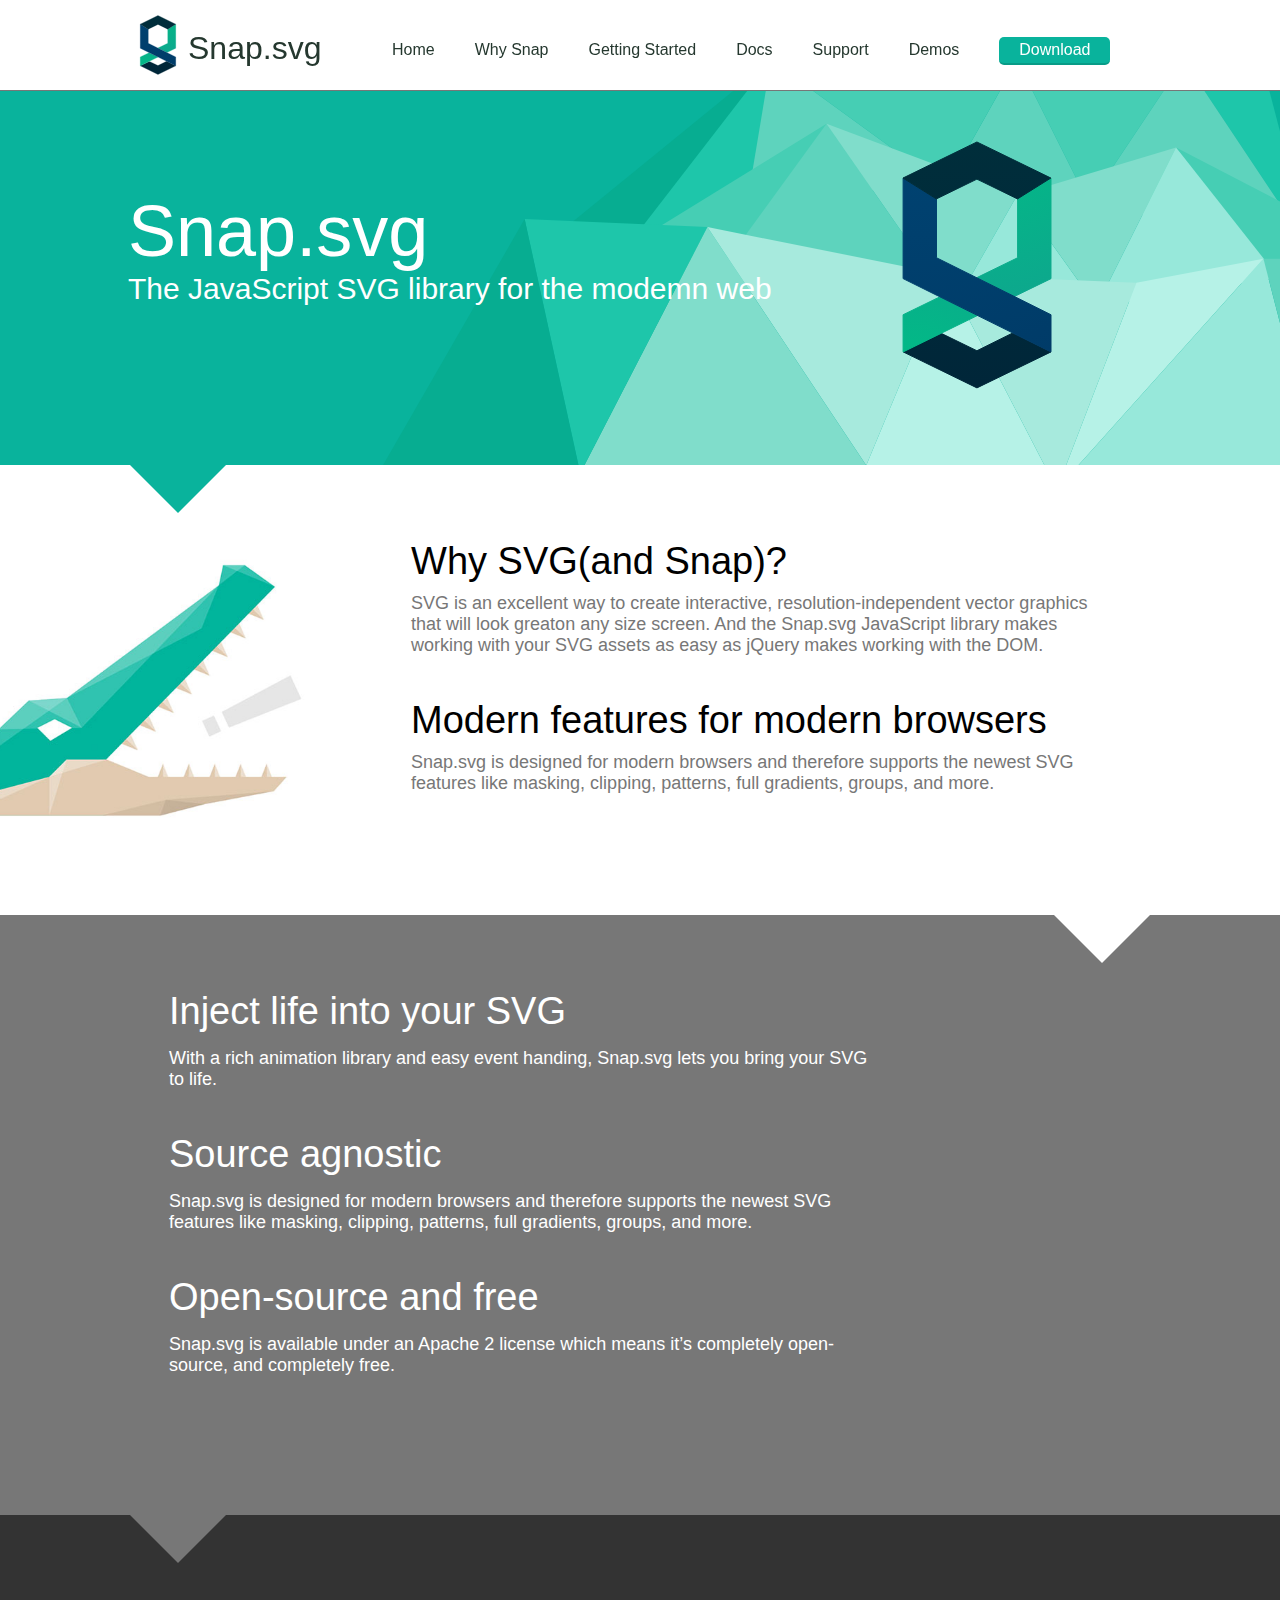
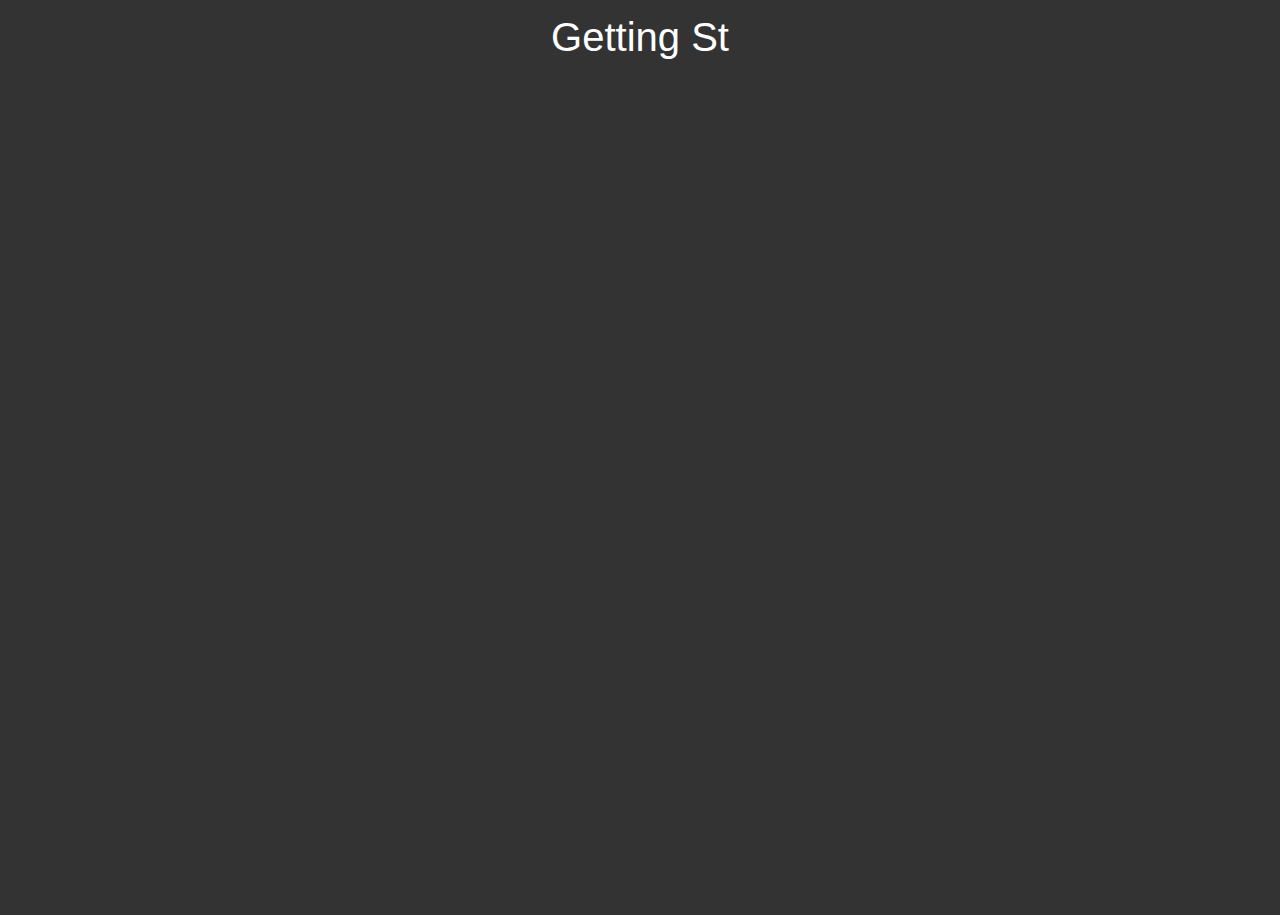
<file: Snap/index.html>
<!DOCTYPE html>
<html lang="en">

<head>
    <meta charset="UTF-8">
    <meta http-equiv="X-UA-Compatible" content="IE=edge">
    <meta name="viewport" content="width=device-width, initial-scale=1.0">
    <title>Document</title>
    <link rel="stylesheet" href="css/index.css">
</head>

<body>
    <!-- header start -->
    <header>
        <div class="header">
            <div class="w header-w">
                <h1>
                    <a href="#index.html" title="Snap.svg">Snap.svg</a>
                </h1>
                <div class="nav">
                    <ul>
                        <li>
                            <a href="##">Home</a>
                        </li>
                        <li>
                            <a href="##">Why Snap</a>
                        </li>
                        <li>
                            <a href="##">Getting Started</a>
                        </li>
                        <li>
                            <a href="##">Docs</a>
                        </li>
                        <li>
                            <a href="##">Support</a>
                        </li>
                        <li>
                            <a href="##">Demos</a>
                        </li>
                        <li class="download">
                            <a href="##">Download</a>
                        </li>
                    </ul>
                </div>
            </div>
        </div>
    </header>
    <!-- header end -->
    <!-- main start -->
    <div class="main">
        <div class="main-one">
            <div class="w">
                <h2>Snap.svg</h2>
                <h4>The JavaScript SVG library for the modemn web</h4>
                <img src="images/logo.svg" alt="">
            </div>
        </div>
        <div class="main-two">
            <div class="w">
                <div class="bg"></div>
                <div class="box">
                    <h2>Why SVG(and Snap)?</h2>
                    <p>SVG is an excellent way to create interactive, resolution-independent vector graphics that will look greaton any size screen. And the Snap.svg JavaScript library makes working with your SVG assets as easy as jQuery makes working with
                        the DOM.</p>
                    <h2><br/>Modern features for modern browsers</h2>
                    <p>Snap.svg is designed for modern browsers and therefore supports the newest SVG features like masking, clipping, patterns, full gradients, groups, and more.</p>
                </div>
            </div>
        </div>
        <div class="main-thr">
            <div class="w">
                <div class="box">
                    <h2>Inject life into your SVG</h2>
                    <p>With a rich animation library and easy event handing, Snap.svg lets you bring your SVG to life.</p>
                    <h2><br/>Source agnostic</h2>
                    <p>Snap.svg is designed for modern browsers and therefore supports the newest SVG features like masking, clipping, patterns, full gradients, groups, and more.</p>
                    <h2><br/>Open-source and free</h2>
                    <p>Snap.svg is available under an Apache 2 license which means it’s completely open-source, and completely free.</p>
                </div>
            </div>
        </div>
        <div class="main-four">
            <div class="w">
                <h1>Getting St
</file>
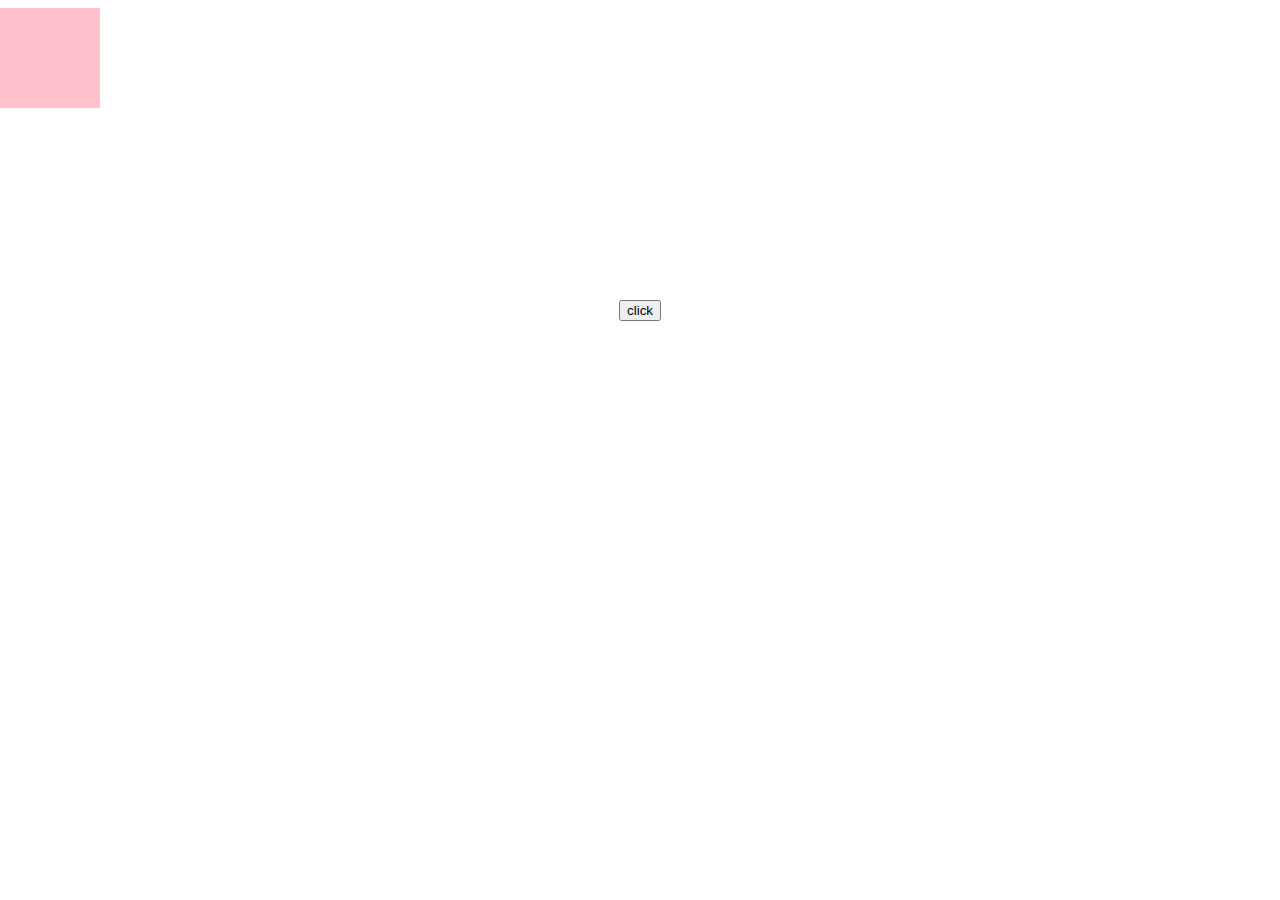
<file: test.html>
<!DOCTYPE html>
<html lang="en">

<head>
    <meta charset="UTF-8">
    <meta name="viewport" content="width=device-width, initial-scale=1.0">
    <meta http-equiv="X-UA-Compatible" content="ie=edge">
    <title>Document</title>
    <style>
        div {
            position: absolute;
            left: 0;
            width: 100px;
            height: 100px;
            background-color: pink;
        }
        
        button {
            position: absolute;
            top: 300px;
            left: 50%;
            translate: -50%;
        }
    </style>
</head>

<body>
    <div></div>
    <a href="https://lking-220.github.io/QQ%E9%9F%B3%E4%B9%90/QQmusic2.html"><button>click</button></a>
    <script>
        // （1） 触摸元素 touchstart：  获取手指初始坐标，同时获得盒子原来的位置
        // （2） 移动手指 touchmove：  计算手指的滑动距离，并且移动盒子
        // （3） 离开手指 touchend:
        var div = document.querySelector('div');
        var startX = 0; //获取手指初始坐标
        var startY = 0;
        var x = 0; //获得盒子原来的位置
        var y = 0;
        div.addEventListener('touchstart', function(e) {
            //  获取手指初始坐标
            startX = e.targetTouches[0].pageX;
            startY = e.targetTouches[0].pageY;
            x = this.offsetLeft;
            y = this.offsetTop;
        });

        div.addEventListener('touchmove', function(e) {
            //  计算手指的移动距离： 手指移动之后的坐标减去手指初始的坐标
            var moveX = e.targetTouches[0].pageX - startX;
            var moveY = e.targetTouches[0].pageY - startY;
            // 移动我们的盒子 盒子原来的位置 + 手指移动的距离
            this.style.left = x + moveX + 'px';
            this.style.top = y + moveY + 'px';
            e.preventDefault(); // 阻止屏幕滚动的默认行为
        });
    </script>
</body>

</html>
</file>
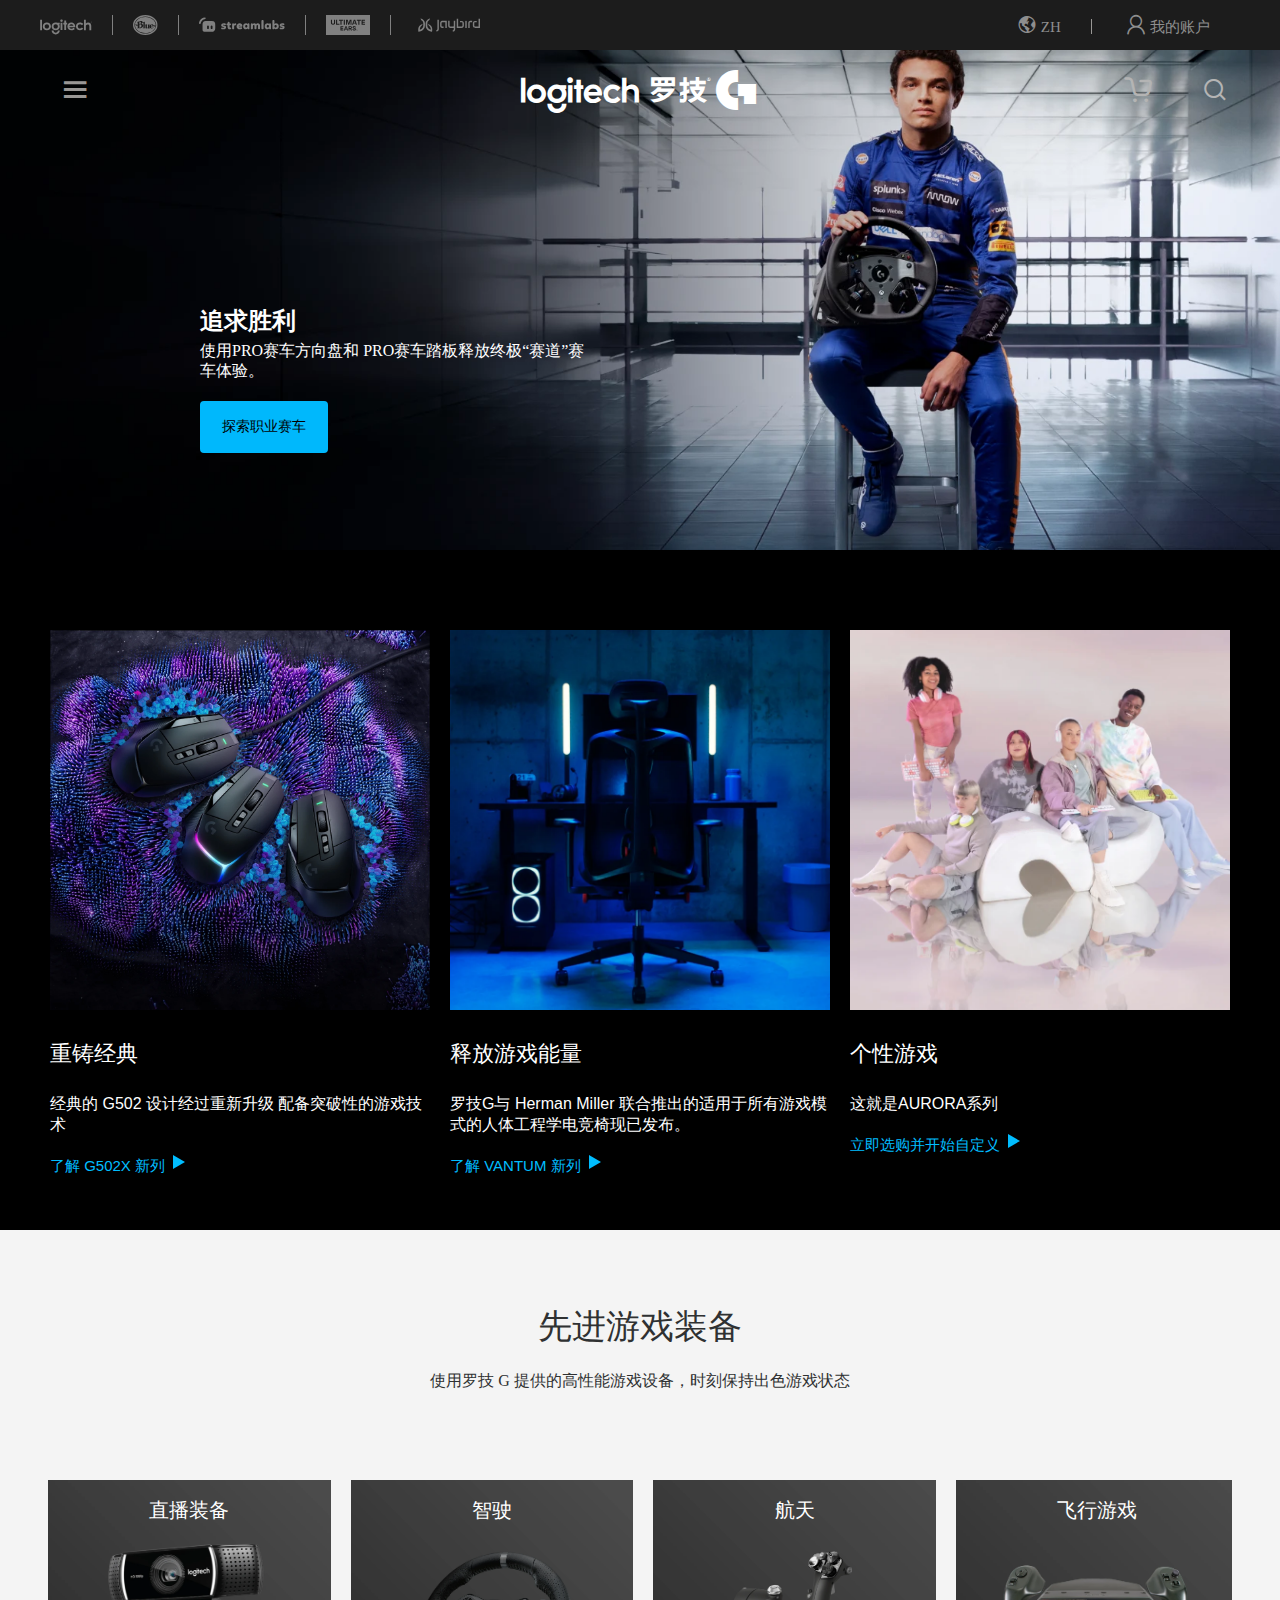
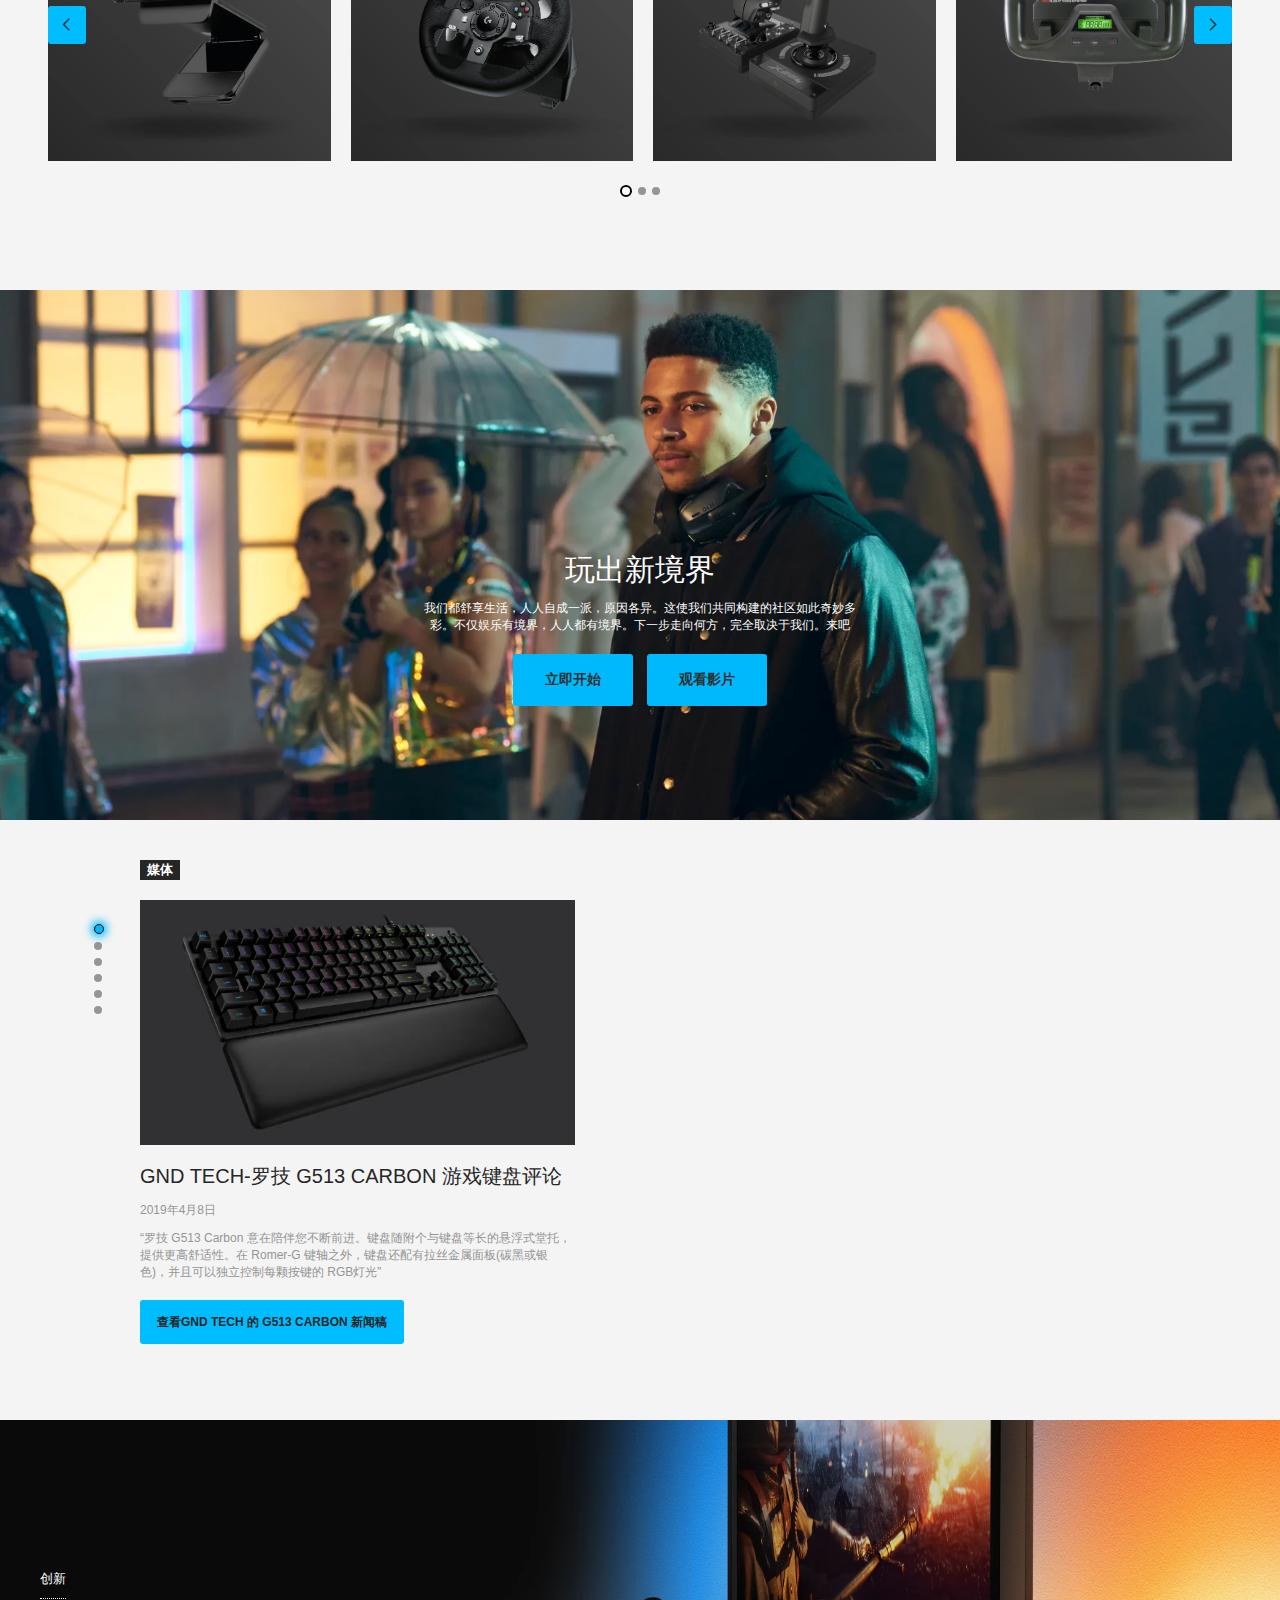
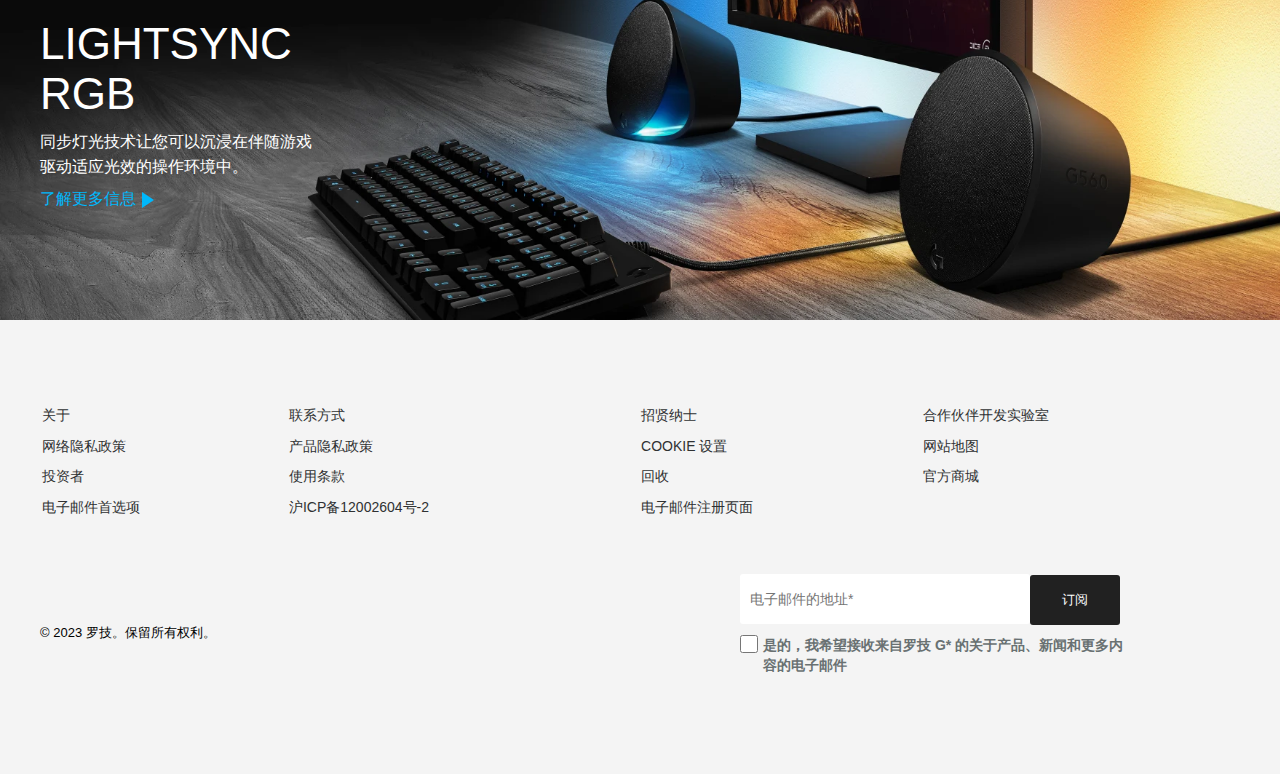
<file: CAT/demo.html>
<!DOCTYPE html>
<html lang="en">

<head>
    <meta charset="UTF-8">
    <meta http-equiv="X-UA-Compatible" content="IE=edge">
    <meta name="viewport" content="width=device-width, initial-scale=1.0">
    <title>CAT</title>
    <!-- 引入css样式文件 -->
    <link rel="stylesheet" href="css/common.css">
    <link rel="stylesheet" href="css/header.css">
    <link rel="stylesheet" href="css/index.css">
    <link rel="stylesheet" href="css/footer.css">
    <link rel="stylesheet" href="css/arrive.css">
    <link rel="stylesheet" href="css/hidden.css">
</head>

<body>
    <!-- header start -->
    <header>
        <div class="nav">
            <div class="w">
                <div class="left">
                    <img src="img/logo/1.svg" alt="">
                    <img src="img/logo/2.svg" alt="">
                    <img src="img/logo/3.svg" alt="">
                    <img src="img/logo/4.svg" alt="">
                    <img src="img/logo/5.svg" alt="">
                </div>
                <div class="right">
                    <a href="javascript:;" class="iconfont"><em>&#xe62e;</em> ZH</a>
                    <a href="javascript:;" class="iconfont"><em>&#xe62b;</em> 我的账户</a>
                </div>
            </div>
        </div>
        <div class="relative">
            <!-- navSecond start -->
            <div class="navSecond iconfont">
                <div class="left">
                    <span class="left block">&#xe653;</span>
                </div>
                <div class="right">
                    <a href="javascript:;">&#xe61a;</a>
                    <a href="javascript:;">&#xe840;</a>
                </div>
                <div class="middle  iconfont"><a href="javascript:;">&#xe600;&#xe62c;</a></div>
                <div class="pro">
                    <h3>追求胜利</h3>
                    <p>使用PRO赛车方向盘和 PRO赛车踏板释放终极“赛道”赛车体验。</p>
                    <button>探索职业赛车</button>
                </div>
            </div>
            <!-- navSecond end -->
            <!-- hidden start -->
            <div class="hidden">
                <!-- hidden_nav start -->
                <div class="hidden_nav">
                    <ul class="w iconfont">
                        <li class="shut">X</li>
                        <li>产品</li>
                        <li>创新</li>
                        <li>电子竞技</li>
                        <li>COMMUNITY</li>
                        <li>支持</li>
                        <li><a href="javascript:;">&#xe61a;</a><a href="javascript:;">&#xe840;</a></li>
                    </ul>
                </div>
                <!-- hidden_nav end -->
                <!-- hiddenBox_first start -->
                <div class="hiddenBox_first">
                    <div class="w">
                        <a href="javascript:;"><img src="img/31.webp" alt=""><em>游戏鼠标</em></a>
                        <a href="javascript:;"><img src="img/32.webp" alt=""><em>游戏键盘</em></a>
                        <a href="javascript:;"><img src="img/33.webp" alt=""><em>游戏音频</em></a>
                        <a href="javascript:;"><img src="img/34.webp" alt=""><em>驾驶</em></a>
                        <a href="javascript:;"><img src="img/35.webp" alt=""><em>空间</em></a>
                        <a href="javascript:;"><img src="img/36.webp" alt=""><em>飞行游戏</em></a>
                        <a href="javascript:;"><img src="img/37.webp" alt=""><em>游戏手柄</em></a>
                        <a href="javascript:;"><img src="img/38.webp" alt=""><em>直播装备</em></a>
                        <a href="javascript:;"><img src="img/39.webp" alt=""><em>或更高版本</em></a>
                        <a href="javascript:;"><img src="img/40.webp" alt=""><em>或更高版本</em></a>
                        <a href="javascript:;"><img src="img/41.webp" alt=""><em>或更高版本</em></a>
                        <i></i>
                        <div class="left"></div>
                        <div class="right"></div>
                    </div>
                </div>
                <!-- hiddenBox_first end -->
                <!-- hiddenBox_second start -->
                <div class="hiddenBox_second">
                    <div class="w">
                        <a href="javascript:;"><img src="img/51.webp" alt=""><em>LIGHTSPEED</em></a>
                        <a href="javascript:;"><img src="img/52.webp" alt=""><em>HERO</em></a>
                        <a href="javascript:;"><img src="img/53.webp" alt=""><em>LIGHTSPEED</em></a>
                        <a href="javascript:;"><img src="img/54.webp" alt=""><em>BLUE VO!CE</em></a>
                        <a href="javascript:;"><img src="img/55.webp" alt=""><em>出色的游戏音频</em></a>
                        <a href="javascript:;"><img src="img/56.webp" alt=""><em>机械轴</em></a>
                        <a href="javascript:;"><img src="img/57.webp" alt=""><em>G HUB</em></a>
                        <a href="javascript:;"><img src="img/58.webp" alt=""><em>罗技 G 开发实验室</em></a>
                        <a href="javascript:;"><img src="img/59.webp" alt=""><em>游戏合作伙伴关系</em></a>
                        <a href="javascript:;"><img src="img/60.webp" alt=""><em>LIGHTSPEED</em></a>
                        <a href="javascript:;"><img src="img/61.webp" alt=""><em>POWERPLAY</em></a>
                        <a href="javascript:;"><img src="img/62.webp" alt=""><em>LIGHTSPEED</em></a>
                    </div>
                </div>
                <!-- hiddenBox_second end -->
            </div>
            <!-- hidden end -->
        </div>
    </header>
    <!-- header end -->
    <!-- main  start -->
    <main>
        <!-- firstBox start -->
        <div class="firstBox">
            <div class="w">
                <div>
                    <img src="img/2.webp" alt="">
                    <h4>重铸经典</h4>
                    <p>经典的 G502 设计经过重新升级 配备突破性的游戏技术</p>
                    <a href="javascript:;">了解 G502X 新列</a>
                </div>
                <div>
                    <img src="img/3.webp" alt="">
                    <h4>释放游戏能量</h4>
                    <p>罗技G与 Herman Miller 联合推出的适用于所有游戏模式的人体工程学电竞椅现已发布。</p>
                    <a href="javascript:;">了解 VANTUM 新列</a>
                </div>
                <div>
                    <img src="img/4.webp" alt="">
                    <h4>个性游戏</h4>
                    <p>这就是AURORA系列</p>
                    <a href="javascript:;">立即选购并开始自定义</a>
                </div>
            </div>
        </div>
        <!-- firstBox end -->
        <!-- secondBox start -->
        <div class="secondBox iconfont">
            <h2>先进游戏装备</h2>
            <p>使用罗技 G 提供的高性能游戏设备，时刻保持出色游戏状态</p>
            <div class="w">
                <div class="secondBox_main">
                    <div>直播装备<a href="javascript:;">选购直播装备</a></div>
                    <div>智驶<a href="javascript:;">选购智驶</a></div>
                    <div>航天<a href="javascript:;">选购航天</a></div>
                    <div>飞行游戏<a href="javascript:;">选购飞行游戏</a></div>
                    <div>游戏手柄<a href="javascript:;">选购游戏手柄</a></div>
                    <div>游戏鼠标<a href="javascript:;">选购游戏鼠标</a></div>
                    <div>游戏鼠标垫<a href="javascript:;">选购游戏鼠标垫</a></div>
                    <div>探索游戏键盘<a href="javascript:;">选购探索游戏键盘</a></div>
                    <div>游戏音频<a href="javascript:;">选购游戏音频</a></div>
                    <div>直播装备<a href="javascript:;">选购直播装备</a></div>
                    <div>智驶<a href="javascript:;">选购智驶</a></div>
                    <div>航天<a href="javascript:;">选购航天</a></div>
                </div>
                <em>&#xe841;</em>
                <em>&#xe83d;</em>
            </div>
            <ul>
                <li class="liBlack"></li>
                <li></li>
                <li></li>
            </ul>
        </div>
        <!-- secondBox end -->
        <!-- thirdBox start -->
        <div class="thirdBox">
            <div class="thirdBox_main">
                <h2>玩出新境界</h2>
                <p>我们都舒享生活，人人自成一派，原因各异。这使我们共同构建的社区如此奇妙多<br>彩。不仅娱乐有境界，人人都有境界。下一步走向何方，完全取决于我们。来吧</p>
                <button>立即开始</button>
                <button>观看影片</button>
            </div>
        </div>
        <!-- thirdBox end -->
        <!-- fourthBox start -->
        <div class="fourthBox">
            <div class="w">
                <a href="#">媒体</a>
                <ul>
                    <li class="liBlue"></li>
                    <li></li>
                    <li></li>
                    <li></li>
                    <li></li>
                    <li></li>
                </ul>
                <div>
                    <img src="img/21.webp" alt="">
                    <h4>GND TECH-罗技 G513 CARBON 游戏键盘评论</h4>
                    <em>2019年4月8日</em>
                    <p>“罗技 G513 Carbon 意在陪伴您不断前进。键盘随附个与键盘等长的悬浮式堂托，提供更高舒适性。在 Romer-G 键轴之外，键盘还配有拉丝金属面板(碳黑或银色)，并且可以独立控制每颗按键的 RGB灯光”</p>
                    <a href="javascript:;">查看GND TECH 的 G513 CARBON 新闻稿</a>
                </div>
                <div>
                    <img src="img/22.webp" alt="">
                    <h4>GND -罗技 G513 CARBON 游戏键盘评论</h4>
                    <em>2019年4月9日</em>
                    <p>“选购无线和有线鼠标。从蓝牙™、高性能、人体工程学、商用、教育、便携、紧凑型和居家办公产品系列中进行选择。”</p>
                    <a href="javascript:;">查看GND  的 G513 CARBON 新闻稿</a>
                </div>
                <div>
                    <img src="img/23.webp" alt="">
                    <h4> TECH-罗技 G513 CARBON 游戏键盘评论</h4>
                    <em>2019年5月8日</em>
                    <p>“选购键鼠套装。从人体工程学、必备工具、紧凑型、高性能、无线、蓝牙和便携式产品系列中进行选择。”</p>
                    <a href="javascript:;">查看 TECH 的 G513 CARBON 新闻稿</a>
                </div>
                <div>
                    <img src="img/24.webp" alt="">
                    <h4>GND TECH G513 CARBON 游戏键盘评论</h4>
                    <em>2020年4月8日</em>
                    <p>“造型紧凑的适用于 Mac 的 K380 多设备键盘提供舒适安静的输入体验，罗技 Pebble M350 结合寂静无声点击、滚动和柔和圆润精巧造型，可以轻松放入口袋中。”</p>
                    <a href="javascript:;">查看GND TECH 的 G513 CARBON 新闻稿</a>
                </div>
                <div>
                    <img src="img/25.webp" alt="">
                    <h4>GND TECH-罗技 G513 游戏键盘评论</h4>
                    <em>2019年10月18日</em>
                    <p>“新配色，好心情。键鼠套装提供 blueberry、玫瑰粉或珍珠白配色可选，与您喜爱的配件相匹配，掌控个性空间。您的桌面，就是您的个性声明。”</p>
                    <a href="javascript:;">查看GND TECH 的 G513 新闻稿</a>
                </div>
                <div>
                    <img src="img/26.webp" alt="">
                    <h4>GND TECH-罗技 G513 CARBON </h4>
                    <em>2021年8月11日</em>
                    <p>“键盘体积小巧，您可以将鼠标放得更近，从而减少手臂伸展，改善身体姿态。内凹的低位剪式按键具有流畅、安静的笔记本电脑般的输入体验。 纤巧的 Pebble 鼠标自然适合您的手掌，美观又舒适。”</p>
                    <a href="javascript:;">查看GND TECH 的 G513 CARBON 新闻稿</a>
                </div>
            </div>
        </div>
        <!-- fourthBox end -->
        <!-- fifthBox start -->
        <div class="fifthBox">
            <div class="w">
                <div class="left">
                    <a href="javascript:;">创新</a><br>
                    <h2>LIGHTSYNC RGB</h2>
                    <p>同步灯光技术让您可以沉浸在伴随游戏驱动适应光效的操作环境中。</p>
                    <a href="javascript:;">了解更多信息</a>
                </div>
            </div>
        </div>
        <!-- fifthBox end -->
    </main>
    <!-- main end -->
    <!-- footer start -->
    <footer class="footer">
        <table class="w">
            <tbody></tbody>
        </table>
        <div class="w">
            <p class="left">© 2023 罗技。保留所有权利。</p>
            <form action="javascript:;" name="subscribe" class="right">
                <input type="email" placeholder="电子邮件的地址*">
                <input type="submit" value="订阅"><br>
                <input type="checkbox" id="ok"><label for="ok">是的，我希望接收来自罗技 G* 的关于产品、新闻和更多内容的电子邮件</label>
            </form>
        </div>
    </footer>
    <!-- footer end -->
    <div class="arrive">
        <a href="javascript:;"></a>
    </div>
    <!-- 引入js文件 -->
    <script src="js/index.js"></script>
    <script src="js/cyclicGraph.js"></script>
    <script src="js/fourthBox.js"></script>
    <script src="js/arrive.js"></script>
    <script src="js/hidden.js"></script>
</body>

</html>
</file>
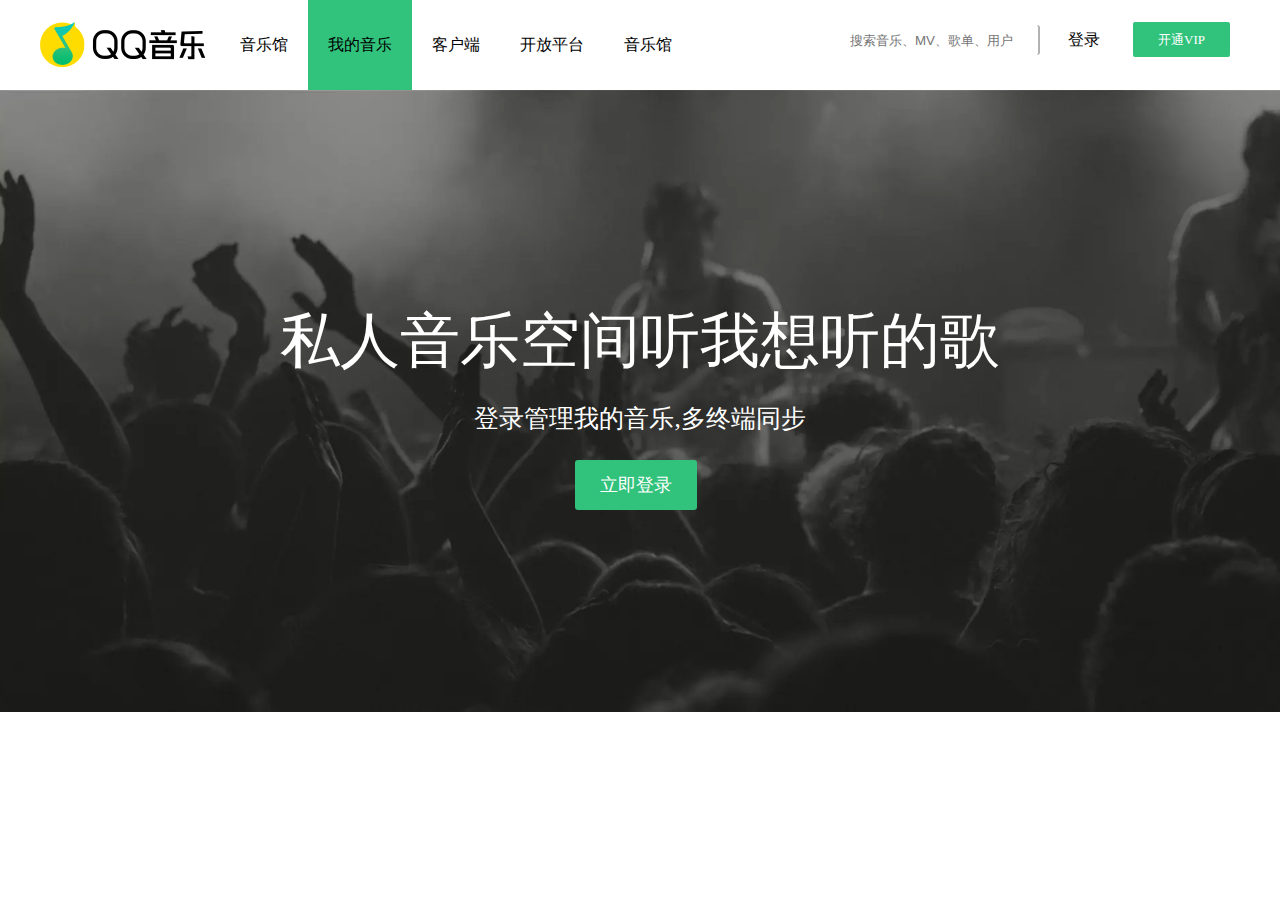
<file: QQ音乐/QQmusic2.html>
<!DOCTYPE html>
<html lang="en">

<head>
    <meta charset="UTF-8">
    <meta http-equiv="X-UA-Compatible" content="IE=edge">
    <meta name="viewport" content="width=device-width, initial-scale=1.0">
    <title>Document</title>
    <link rel="stylesheet" href="QQmusic2.css">
</head>

<body>
    <shortcut class="shortcut">
        <div class="w">
            <div class="logo">
                <h1><a href="QQmusic2.html" title="qqmusic">qqmusic</a></h1>
            </div>
            <div class="nav">
                <ul>
                    <li><a href="javascript:;">音乐馆</a></li>
                    <li class="elected"><a href="javascript:;">我的音乐</a></li>
                    <li><a href="javascript:;">客户端</a></li>
                    <li><a href="javascript:;">开放平台</a></li>
                    <li><a href="javascript:;">音乐馆</a></li>
                </ul>
            </div>
            <div class="search">
                <input type="search" name="search" id="" placeholder="搜索音乐、MV、歌单、用户">
            </div>
            <div class="load"><a href="javascript:;">登录</a></div>
            <div class="openvip"><a href="javascript:;">开通VIP</a></div>
        </div>
    </shortcut>
    <div class="body">
        <div class="txt">
            <h1>私人音乐空间听我想听的歌</h1>
            <h3>登录管理我的音乐,多终端同步</h3>
            <div class="nowload">
                <a href="javascript:;">立即登录</a>
            </div>
        </div>
    </div>
</body>

</html>
</file>
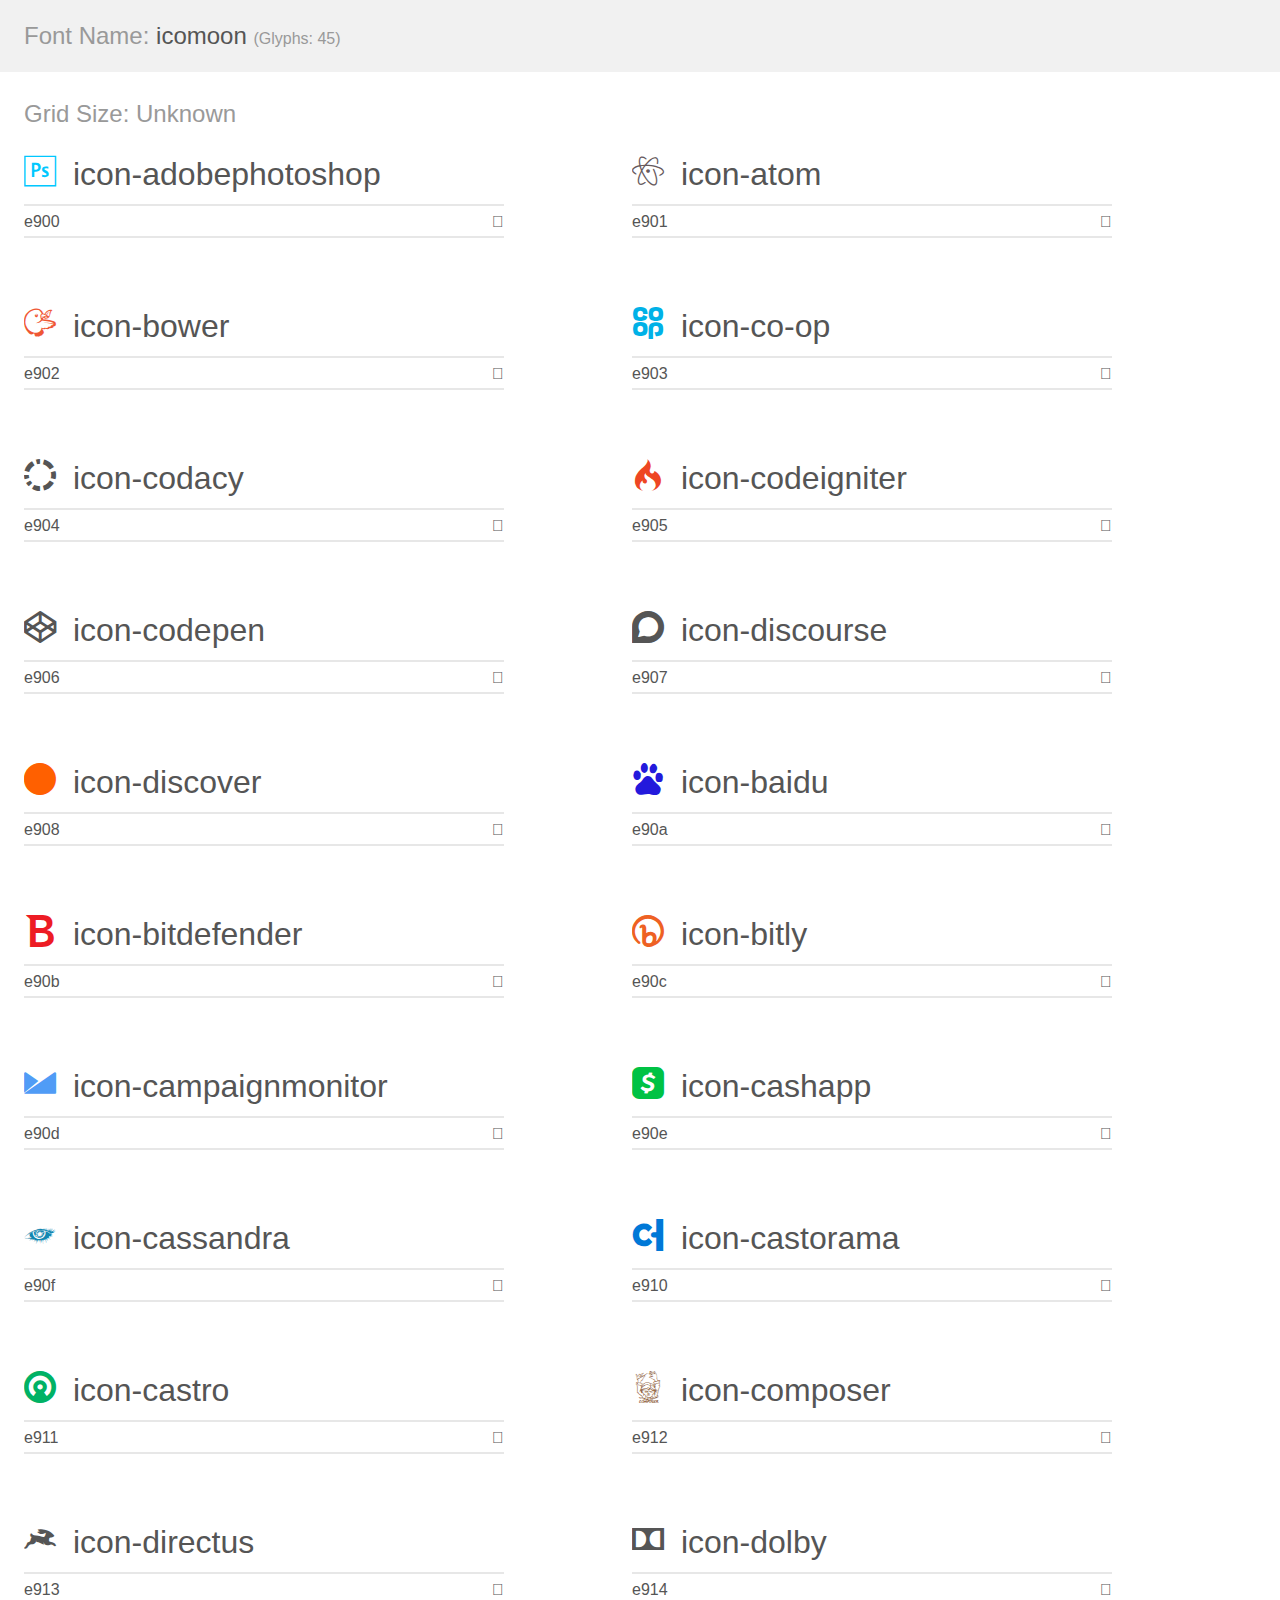
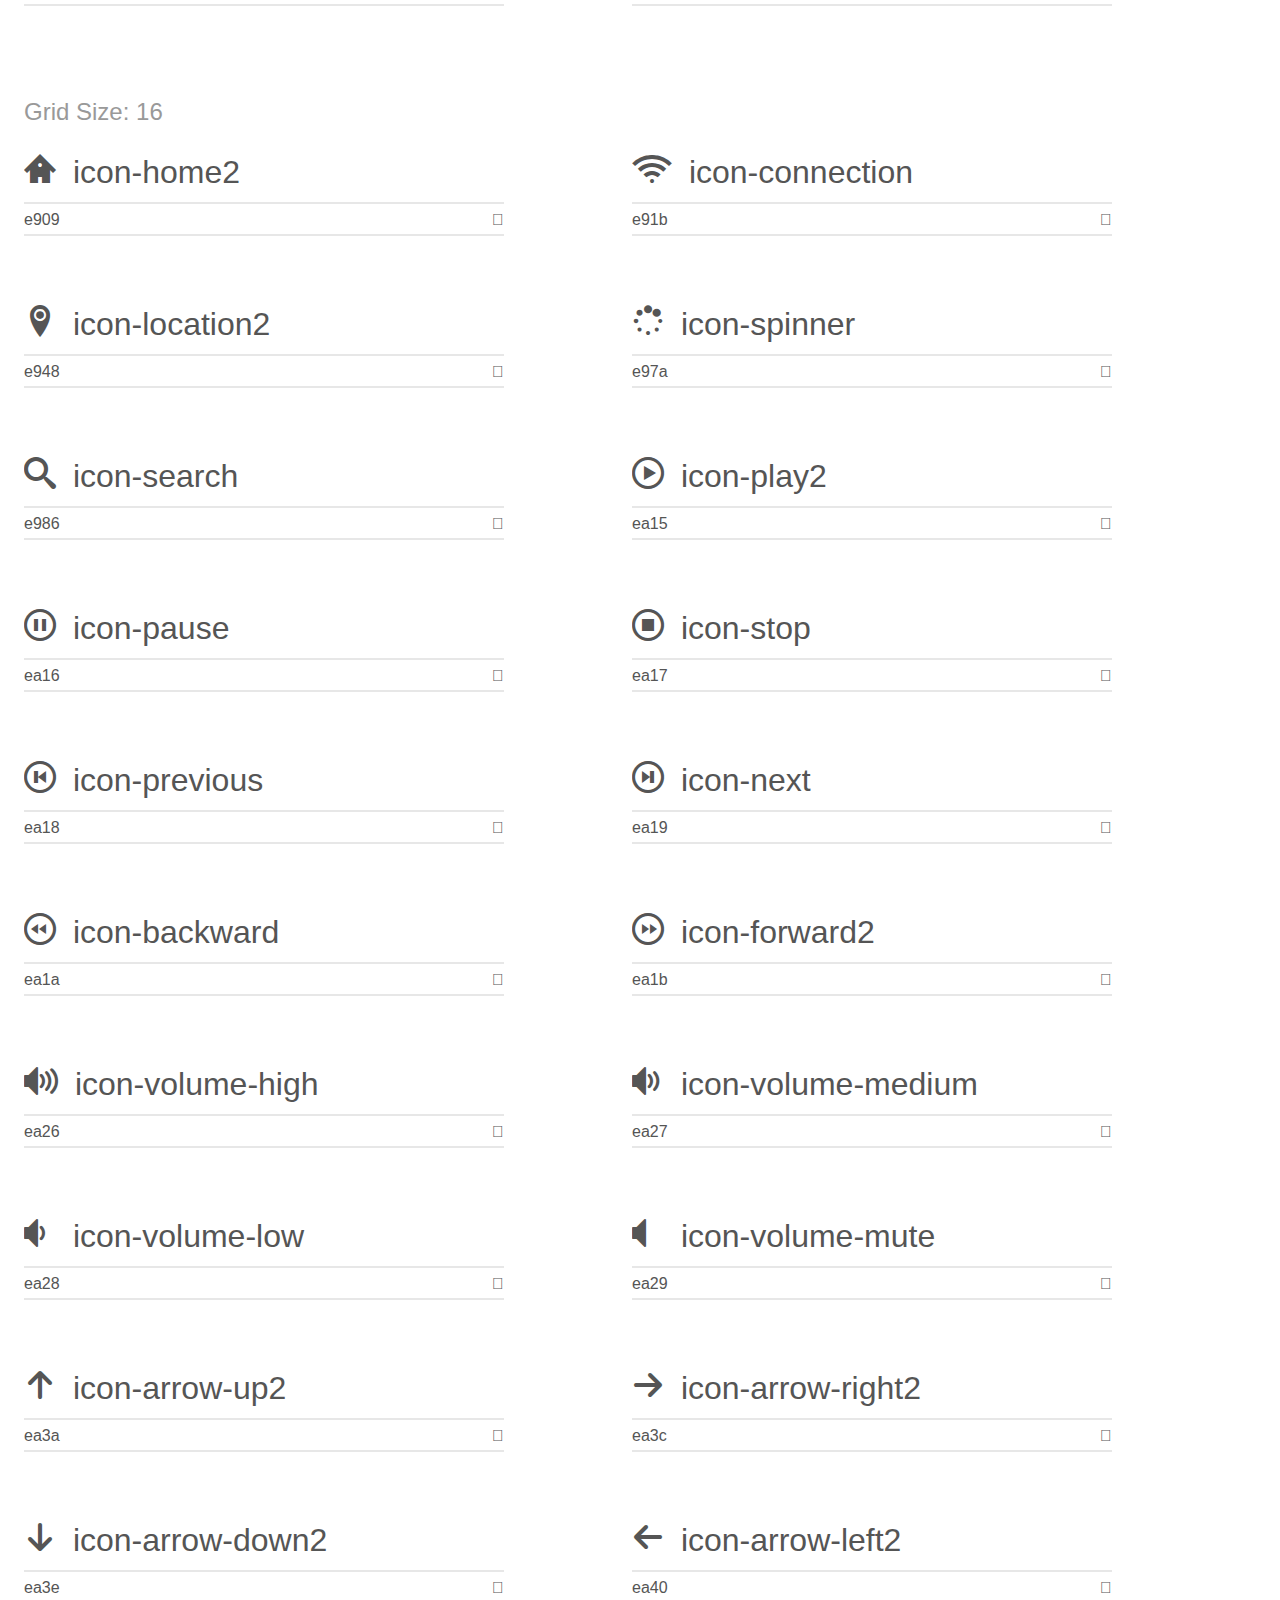
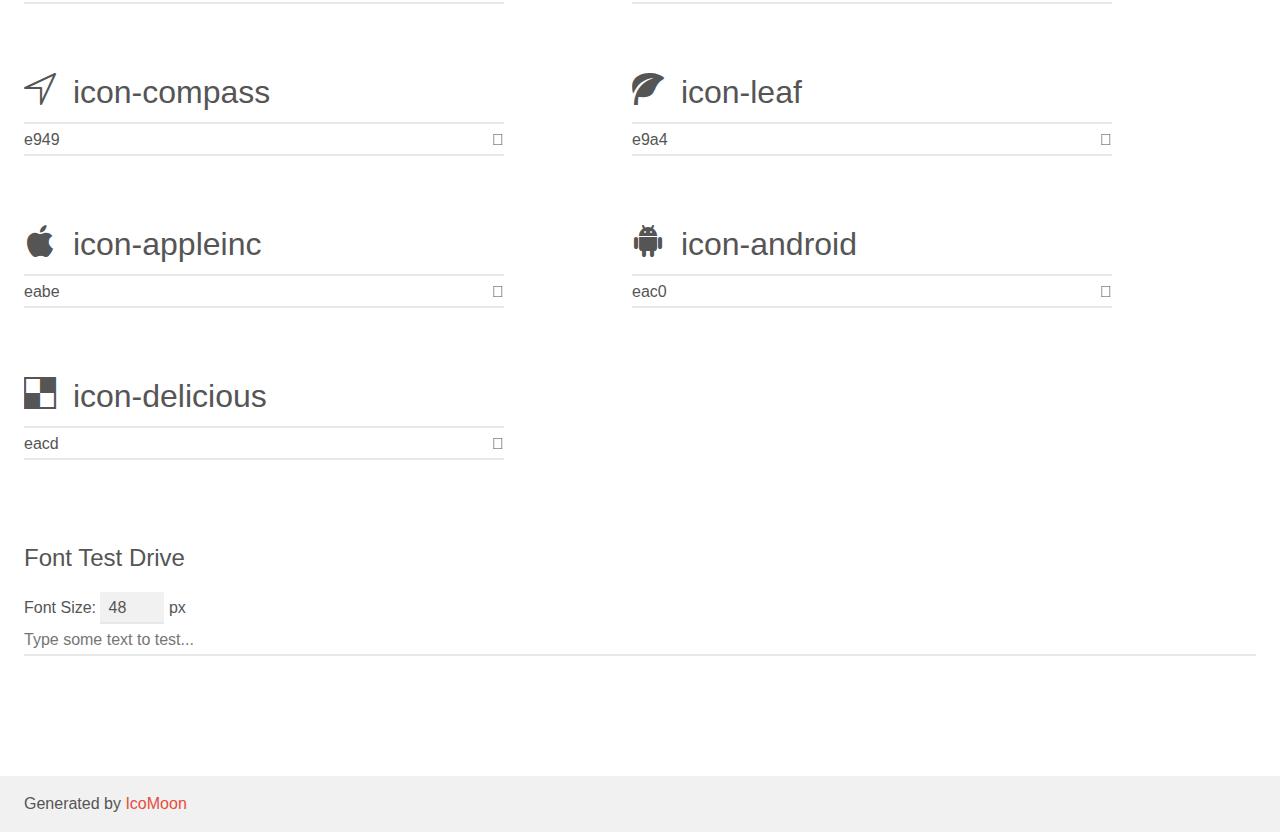
<file: QQ音乐/icomoon/demo.html>
<!doctype html>
<html>
<head>
    <meta charset="utf-8">
    <title>IcoMoon Demo</title>
    <meta name="description" content="An Icon Font Generated By IcoMoon.io">
    <meta name="viewport" content="width=device-width, initial-scale=1">
    <link rel="stylesheet" href="demo-files/demo.css">
    <link rel="stylesheet" href="style.css"></head>
<body>
    <div class="bgc1 clearfix">
        <h1 class="mhmm mvm"><span class="fgc1">Font Name:</span> icomoon <small class="fgc1">(Glyphs:&nbsp;45)</small></h1>
    </div>
    <div class="clearfix mhl ptl">
        <h1 class="mvm mtn fgc1">Grid Size: Unknown</h1>
        <div class="glyph fs1">
            <div class="clearfix bshadow0 pbs">
                <span class="icon-adobephotoshop"></span>
                <span class="mls"> icon-adobephotoshop</span>
            </div>
            <fieldset class="fs0 size1of1 clearfix hidden-false">
                <input type="text" readonly value="e900" class="unit size1of2" />
                <input type="text" maxlength="1" readonly value="&#xe900;" class="unitRight size1of2 talign-right" />
            </fieldset>
            <div class="fs0 bshadow0 clearfix hidden-true">
                <span class="unit pvs fgc1">liga: </span>
                <input type="text" readonly value="" class="liga unitRight" />
            </div>
        </div>
        <div class="glyph fs1">
            <div class="clearfix bshadow0 pbs">
                <span class="icon-atom"></span>
                <span class="mls"> icon-atom</span>
            </div>
            <fieldset class="fs0 size1of1 clearfix hidden-false">
                <input type="text" readonly value="e901" class="unit size1of2" />
                <input type="text" maxlength="1" readonly value="&#xe901;" class="unitRight size1of2 talign-right" />
            </fieldset>
            <div class="fs0 bshadow0 clearfix hidden-true">
                <span class="unit pvs fgc1">liga: </span>
                <input type="text" readonly value="" class="liga unitRight" />
            </div>
        </div>
        <div class="glyph fs1">
            <div class="clearfix bshadow0 pbs">
                <span class="icon-bower"></span>
                <span class="mls"> icon-bower</span>
            </div>
            <fieldset class="fs0 size1of1 clearfix hidden-false">
                <input type="text" readonly value="e902" class="unit size1of2" />
                <input type="text" maxlength="1" readonly value="&#xe902;" class="unitRight size1of2 talign-right" />
            </fieldset>
            <div class="fs0 bshadow0 clearfix hidden-true">
                <span class="unit pvs fgc1">liga: </span>
                <input type="text" readonly value="" class="liga unitRight" />
            </div>
        </div>
        <div class="glyph fs1">
            <div class="clearfix bshadow0 pbs">
                <span class="icon-co-op"></span>
                <span class="mls"> icon-co-op</span>
            </div>
            <fieldset class="fs0 size1of1 clearfix hidden-false">
                <input type="text" readonly value="e903" class="unit size1of2" />
                <input type="text" maxlength="1" readonly value="&#xe903;" class="unitRight size1of2 talign-right" />
            </fieldset>
            <div class="fs0 bshadow0 clearfix hidden-true">
                <span class="unit pvs fgc1">liga: </span>
                <input type="text" readonly value="" class="liga unitRight" />
            </div>
        </div>
        <div class="glyph fs1">
            <div class="clearfix bshadow0 pbs">
                <span class="icon-codacy"></span>
                <span class="mls"> icon-codacy</span>
            </div>
            <fieldset class="fs0 size1of1 clearfix hidden-false">
                <input type="text" readonly value="e904" class="unit size1of2" />
                <input type="text" maxlength="1" readonly value="&#xe904;" class="unitRight size1of2 talign-right" />
            </fieldset>
            <div class="fs0 bshadow0 clearfix hidden-true">
                <span class="unit pvs fgc1">liga: </span>
                <input type="text" readonly value="" class="liga unitRight" />
            </div>
        </div>
        <div class="glyph fs1">
            <div class="clearfix bshadow0 pbs">
                <span class="icon-codeigniter"></span>
                <span class="mls"> icon-codeigniter</span>
            </div>
            <fieldset class="fs0 size1of1 clearfix hidden-false">
                <input type="text" readonly value="e905" class="unit size1of2" />
                <input type="text" maxlength="1" readonly value="&#xe905;" class="unitRight size1of2 talign-right" />
            </fieldset>
            <div class="fs0 bshadow0 clearfix hidden-true">
                <span class="unit pvs fgc1">liga: </span>
                <input type="text" readonly value="" class="liga unitRight" />
            </div>
        </div>
        <div class="glyph fs1">
            <div class="clearfix bshadow0 pbs">
                <span class="icon-codepen"></span>
                <span class="mls"> icon-codepen</span>
            </div>
            <fieldset class="fs0 size1of1 clearfix hidden-false">
                <input type="text" readonly value="e906" class="unit size1of2" />
                <input type="text" maxlength="1" readonly value="&#xe906;" class="unitRight size1of2 talign-right" />
            </fieldset>
            <div class="fs0 bshadow0 clearfix hidden-true">
                <span class="unit pvs fgc1">liga: </span>
                <input type="text" readonly value="" class="liga unitRight" />
            </div>
        </div>
        <div class="glyph fs1">
            <div class="clearfix bshadow0 pbs">
                <span class="icon-discourse"></span>
                <span class="mls"> icon-discourse</span>
            </div>
            <fieldset class="fs0 size1of1 clearfix hidden-false">
                <input type="text" readonly value="e907" class="unit size1of2" />
                <input type="text" maxlength="1" readonly value="&#xe907;" class="unitRight size1of2 talign-right" />
            </fieldset>
            <div class="fs0 bshadow0 clearfix hidden-true">
                <span class="unit pvs fgc1">liga: </span>
                <input type="text" readonly value="" class="liga unitRight" />
            </div>
        </div>
        <div class="glyph fs1">
            <div class="clearfix bshadow0 pbs">
                <span class="icon-discover"></span>
                <span class="mls"> icon-discover</span>
            </div>
            <fieldset class="fs0 size1of1 clearfix hidden-false">
                <input type="text" readonly value="e908" class="unit size1of2" />
                <input type="text" maxlength="1" readonly value="&#xe908;" class="unitRight size1of2 talign-right" />
            </fieldset>
            <div class="fs0 bshadow0 clearfix hidden-true">
                <span class="unit pvs fgc1">liga: </span>
                <input type="text" readonly value="" class="liga unitRight" />
            </div>
        </div>
        <div class="glyph fs1">
            <div class="clearfix bshadow0 pbs">
                <span class="icon-baidu"></span>
                <span class="mls"> icon-baidu</span>
            </div>
            <fieldset class="fs0 size1of1 clearfix hidden-false">
                <input type="text" readonly value="e90a" class="unit size1of2" />
                <input type="text" maxlength="1" readonly value="&#xe90a;" class="unitRight size1of2 talign-right" />
            </fieldset>
            <div class="fs0 bshadow0 clearfix hidden-true">
                <span class="unit pvs fgc1">liga: </span>
                <input type="text" readonly value="" class="liga unitRight" />
            </div>
        </div>
        <div class="glyph fs1">
            <div class="clearfix bshadow0 pbs">
                <span class="icon-bitdefender"></span>
                <span class="mls"> icon-bitdefender</span>
            </div>
            <fieldset class="fs0 size1of1 clearfix hidden-false">
                <input type="text" readonly value="e90b" class="unit size1of2" />
                <input type="text" maxlength="1" readonly value="&#xe90b;" class="unitRight size1of2 talign-right" />
            </fieldset>
            <div class="fs0 bshadow0 clearfix hidden-true">
                <span class="unit pvs fgc1">liga: </span>
                <input type="text" readonly value="" class="liga unitRight" />
            </div>
        </div>
        <div class="glyph fs1">
            <div class="clearfix bshadow0 pbs">
                <span class="icon-bitly"></span>
                <span class="mls"> icon-bitly</span>
            </div>
            <fieldset class="fs0 size1of1 clearfix hidden-false">
                <input type="text" readonly value="e90c" class="unit size1of2" />
                <input type="text" maxlength="1" readonly value="&#xe90c;" class="unitRight size1of2 talign-right" />
            </fieldset>
            <div class="fs0 bshadow0 clearfix hidden-true">
                <span class="unit pvs fgc1">liga: </span>
                <input type="text" readonly value="" class="liga unitRight" />
            </div>
        </div>
        <div class="glyph fs1">
            <div class="clearfix bshadow0 pbs">
                <span class="icon-campaignmonitor"></span>
                <span class="mls"> icon-campaignmonitor</span>
            </div>
            <fieldset class="fs0 size1of1 clearfix hidden-false">
                <input type="text" readonly value="e90d" class="unit size1of2" />
                <input type="text" maxlength="1" readonly value="&#xe90d;" class="unitRight size1of2 talign-right" />
            </fieldset>
            <div class="fs0 bshadow0 clearfix hidden-true">
                <span class="unit pvs fgc1">liga: </span>
                <input type="text" readonly value="" class="liga unitRight" />
            </div>
        </div>
        <div class="glyph fs1">
            <div class="clearfix bshadow0 pbs">
                <span class="icon-cashapp"></span>
                <span class="mls"> icon-cashapp</span>
            </div>
            <fieldset class="fs0 size1of1 clearfix hidden-false">
                <input type="text" readonly value="e90e" class="unit size1of2" />
                <input type="text" maxlength="1" readonly value="&#xe90e;" class="unitRight size1of2 talign-right" />
            </fieldset>
            <div class="fs0 bshadow0 clearfix hidden-true">
                <span class="unit pvs fgc1">liga: </span>
                <input type="text" readonly value="" class="liga unitRight" />
            </div>
        </div>
        <div class="glyph fs1">
            <div class="clearfix bshadow0 pbs">
                <span class="icon-cassandra"></span>
                <span class="mls"> icon-cassandra</span>
            </div>
            <fieldset class="fs0 size1of1 clearfix hidden-false">
                <input type="text" readonly value="e90f" class="unit size1of2" />
                <input type="text" maxlength="1" readonly value="&#xe90f;" class="unitRight size1of2 talign-right" />
            </fieldset>
            <div class="fs0 bshadow0 clearfix hidden-true">
                <span class="unit pvs fgc1">liga: </span>
                <input type="text" readonly value="" class="liga unitRight" />
            </div>
        </div>
        <div class="glyph fs1">
            <div class="clearfix bshadow0 pbs">
                <span class="icon-castorama"></span>
                <span class="mls"> icon-castorama</span>
            </div>
            <fieldset class="fs0 size1of1 clearfix hidden-false">
                <input type="text" readonly value="e910" class="unit size1of2" />
                <input type="text" maxlength="1" readonly value="&#xe910;" class="unitRight size1of2 talign-right" />
            </fieldset>
            <div class="fs0 bshadow0 clearfix hidden-true">
                <span class="unit pvs fgc1">liga: </span>
                <input type="text" readonly value="" class="liga unitRight" />
            </div>
        </div>
        <div class="glyph fs1">
            <div class="clearfix bshadow0 pbs">
                <span class="icon-castro"></span>
                <span class="mls"> icon-castro</span>
            </div>
            <fieldset class="fs0 size1of1 clearfix hidden-false">
                <input type="text" readonly value="e911" class="unit size1of2" />
                <input type="text" maxlength="1" readonly value="&#xe911;" class="unitRight size1of2 talign-right" />
            </fieldset>
            <div class="fs0 bshadow0 clearfix hidden-true">
                <span class="unit pvs fgc1">liga: </span>
                <input type="text" readonly value="" class="liga unitRight" />
            </div>
        </div>
        <div class="glyph fs1">
            <div class="clearfix bshadow0 pbs">
                <span class="icon-composer"></span>
                <span class="mls"> icon-composer</span>
            </div>
            <fieldset class="fs0 size1of1 clearfix hidden-false">
                <input type="text" readonly value="e912" class="unit size1of2" />
                <input type="text" maxlength="1" readonly value="&#xe912;" class="unitRight size1of2 talign-right" />
            </fieldset>
            <div class="fs0 bshadow0 clearfix hidden-true">
                <span class="unit pvs fgc1">liga: </span>
                <input type="text" readonly value="" class="liga unitRight" />
            </div>
        </div>
        <div class="glyph fs1">
            <div class="clearfix bshadow0 pbs">
                <span class="icon-directus"></span>
                <span class="mls"> icon-directus</span>
            </div>
            <fieldset class="fs0 size1of1 clearfix hidden-false">
                <input type="text" readonly value="e913" class="unit size1of2" />
                <input type="text" maxlength="1" readonly value="&#xe913;" class="unitRight size1of2 talign-right" />
            </fieldset>
            <div class="fs0 bshadow0 clearfix hidden-true">
                <span class="unit pvs fgc1">liga: </span>
                <input type="text" readonly value="" class="liga unitRight" />
            </div>
        </div>
        <div class="glyph fs1">
            <div class="clearfix bshadow0 pbs">
                <span class="icon-dolby"></span>
                <span class="mls"> icon-dolby</span>
            </div>
            <fieldset class="fs0 size1of1 clearfix hidden-false">
                <input type="text" readonly value="e914" class="unit size1of2" />
                <input type="text" maxlength="1" readonly value="&#xe914;" class="unitRight size1of2 talign-right" />
            </fieldset>
            <div class="fs0 bshadow0 clearfix hidden-true">
                <span class="unit pvs fgc1">liga: </span>
                <input type="text" readonly value="" class="liga unitRight" />
            </div>
        </div>
    </div>
    <div class="clearfix mhl ptl">
        <h1 class="mvm mtn fgc1">Grid Size: 16</h1>
        <div class="glyph fs2">
            <div class="clearfix bshadow0 pbs">
                <span class="icon-home2"></span>
                <span class="mls"> icon-home2</span>
            </div>
            <fieldset class="fs0 size1of1 clearfix hidden-false">
                <input type="text" readonly value="e909" class="unit size1of2" />
                <input type="text" maxlength="1" readonly value="&#xe909;" class="unitRight size1of2 talign-right" />
            </fieldset>
            <div class="fs0 bshadow0 clearfix hidden-true">
                <span class="unit pvs fgc1">liga: </span>
                <input type="text" readonly value="home2, house2" class="liga unitRight" />
            </div>
        </div>
        <div class="glyph fs2">
            <div class="clearfix bshadow0 pbs">
                <span class="icon-connection"></span>
                <span class="mls"> icon-connection</span>
            </div>
            <fieldset class="fs0 size1of1 clearfix hidden-false">
                <input type="text" readonly value="e91b" class="unit size1of2" />
                <input type="text" maxlength="1" readonly value="&#xe91b;" class="unitRight size1of2 talign-right" />
            </fieldset>
            <div class="fs0 bshadow0 clearfix hidden-true">
                <span class="unit pvs fgc1">liga: </span>
                <input type="text" readonly value="connection, wifi" class="liga unitRight" />
            </div>
        </div>
        <div class="glyph fs2">
            <div class="clearfix bshadow0 pbs">
                <span class="icon-location2"></span>
                <span class="mls"> icon-location2</span>
            </div>
            <fieldset class="fs0 size1of1 clearfix hidden-false">
                <input type="text" readonly value="e948" class="unit size1of2" />
                <input type="text" maxlength="1" readonly value="&#xe948;" class="unitRight size1of2 talign-right" />
            </fieldset>
            <div class="fs0 bshadow0 clearfix hidden-true">
                <span class="unit pvs fgc1">liga: </span>
                <input type="text" readonly value="location2, map-marker2" class="liga unitRight" />
            </div>
        </div>
        <div class="glyph fs2">
            <div class="clearfix bshadow0 pbs">
                <span class="icon-spinner"></span>
                <span class="mls"> icon-spinner</span>
            </div>
            <fieldset class="fs0 size1of1 clearfix hidden-false">
                <input type="text" readonly value="e97a" class="unit size1of2" />
                <input type="text" maxlength="1" readonly value="&#xe97a;" class="unitRight size1of2 talign-right" />
            </fieldset>
            <div class="fs0 bshadow0 clearfix hidden-true">
                <span class="unit pvs fgc1">liga: </span>
                <input type="text" readonly value="spinner, loading2" class="liga unitRight" />
            </div>
        </div>
        <div class="glyph fs2">
            <div class="clearfix bshadow0 pbs">
                <span class="icon-search"></span>
                <span class="mls"> icon-search</span>
            </div>
            <fieldset class="fs0 size1of1 clearfix hidden-false">
                <input type="text" readonly value="e986" class="unit size1of2" />
                <input type="text" maxlength="1" readonly value="&#xe986;" class="unitRight size1of2 talign-right" />
            </fieldset>
            <div class="fs0 bshadow0 clearfix hidden-true">
                <span class="unit pvs fgc1">liga: </span>
                <input type="text" readonly value="search, magnifier" class="liga unitRight" />
            </div>
        </div>
        <div class="glyph fs2">
            <div class="clearfix bshadow0 pbs">
                <span class="icon-play2"></span>
                <span class="mls"> icon-play2</span>
            </div>
            <fieldset class="fs0 size1of1 clearfix hidden-false">
                <input type="text" readonly value="ea15" class="unit size1of2" />
                <input type="text" maxlength="1" readonly value="&#xea15;" class="unitRight size1of2 talign-right" />
            </fieldset>
            <div class="fs0 bshadow0 clearfix hidden-true">
                <span class="unit pvs fgc1">liga: </span>
                <input type="text" readonly value="play2, player" class="liga unitRight" />
            </div>
        </div>
        <div class="glyph fs2">
            <div class="clearfix bshadow0 pbs">
                <span class="icon-pause"></span>
                <span class="mls"> icon-pause</span>
            </div>
            <fieldset class="fs0 size1of1 clearfix hidden-false">
                <input type="text" readonly value="ea16" class="unit size1of2" />
                <input type="text" maxlength="1" readonly value="&#xea16;" class="unitRight size1of2 talign-right" />
            </fieldset>
            <div class="fs0 bshadow0 clearfix hidden-true">
                <span class="unit pvs fgc1">liga: </span>
                <input type="text" readonly value="pause, player2" class="liga unitRight" />
            </div>
        </div>
        <div class="glyph fs2">
            <div class="clearfix bshadow0 pbs">
                <span class="icon-stop"></span>
                <span class="mls"> icon-stop</span>
            </div>
            <fieldset class="fs0 size1of1 clearfix hidden-false">
                <input type="text" readonly value="ea17" class="unit size1of2" />
                <input type="text" maxlength="1" readonly value="&#xea17;" class="unitRight size1of2 talign-right" />
            </fieldset>
            <div class="fs0 bshadow0 clearfix hidden-true">
                <span class="unit pvs fgc1">liga: </span>
                <input type="text" readonly value="stop, player3" class="liga unitRight" />
            </div>
        </div>
        <div class="glyph fs2">
            <div class="clearfix bshadow0 pbs">
                <span class="icon-previous"></span>
                <span class="mls"> icon-previous</span>
            </div>
            <fieldset class="fs0 size1of1 clearfix hidden-false">
                <input type="text" readonly value="ea18" class="unit size1of2" />
                <input type="text" maxlength="1" readonly value="&#xea18;" class="unitRight size1of2 talign-right" />
            </fieldset>
            <div class="fs0 bshadow0 clearfix hidden-true">
                <span class="unit pvs fgc1">liga: </span>
                <input type="text" readonly value="previous, player4" class="liga unitRight" />
            </div>
        </div>
        <div class="glyph fs2">
            <div class="clearfix bshadow0 pbs">
                <span class="icon-next"></span>
                <span class="mls"> icon-next</span>
            </div>
            <fieldset class="fs0 size1of1 clearfix hidden-false">
                <input type="text" readonly value="ea19" class="unit size1of2" />
                <input type="text" maxlength="1" readonly value="&#xea19;" class="unitRight size1of2 talign-right" />
            </fieldset>
            <div class="fs0 bshadow0 clearfix hidden-true">
                <span class="unit pvs fgc1">liga: </span>
                <input type="text" readonly value="next, player5" class="liga unitRight" />
            </div>
        </div>
        <div class="glyph fs2">
            <div class="clearfix bshadow0 pbs">
                <span class="icon-backward"></span>
                <span class="mls"> icon-backward</span>
            </div>
            <fieldset class="fs0 size1of1 clearfix hidden-false">
                <input type="text" readonly value="ea1a" class="unit size1of2" />
                <input type="text" maxlength="1" readonly value="&#xea1a;" class="unitRight size1of2 talign-right" />
            </fieldset>
            <div class="fs0 bshadow0 clearfix hidden-true">
                <span class="unit pvs fgc1">liga: </span>
                <input type="text" readonly value="backward, player6" class="liga unitRight" />
            </div>
        </div>
        <div class="glyph fs2">
            <div class="clearfix bshadow0 pbs">
                <span class="icon-forward2"></span>
                <span class="mls"> icon-forward2</span>
            </div>
            <fieldset class="fs0 size1of1 clearfix hidden-false">
                <input type="text" readonly value="ea1b" class="unit size1of2" />
                <input type="text" maxlength="1" readonly value="&#xea1b;" class="unitRight size1of2 talign-right" />
            </fieldset>
            <div class="fs0 bshadow0 clearfix hidden-true">
                <span class="unit pvs fgc1">liga: </span>
                <input type="text" readonly value="forward2, player7" class="liga unitRight" />
            </div>
        </div>
        <div class="glyph fs2">
            <div class="clearfix bshadow0 pbs">
                <span class="icon-volume-high"></span>
                <span class="mls"> icon-volume-high</span>
            </div>
            <fieldset class="fs0 size1of1 clearfix hidden-false">
                <input type="text" readonly value="ea26" class="unit size1of2" />
                <input type="text" maxlength="1" readonly value="&#xea26;" class="unitRight size1of2 talign-right" />
            </fieldset>
            <div class="fs0 bshadow0 clearfix hidden-true">
                <span class="unit pvs fgc1">liga: </span>
                <input type="text" readonly value="volume-high, volume" class="liga unitRight" />
            </div>
        </div>
        <div class="glyph fs2">
            <div class="clearfix bshadow0 pbs">
                <span class="icon-volume-medium"></span>
                <span class="mls"> icon-volume-medium</span>
            </div>
            <fieldset class="fs0 size1of1 clearfix hidden-false">
                <input type="text" readonly value="ea27" class="unit size1of2" />
                <input type="text" maxlength="1" readonly value="&#xea27;" class="unitRight size1of2 talign-right" />
            </fieldset>
            <div class="fs0 bshadow0 clearfix hidden-true">
                <span class="unit pvs fgc1">liga: </span>
                <input type="text" readonly value="volume-medium, volume2" class="liga unitRight" />
            </div>
        </div>
        <div class="glyph fs2">
            <div class="clearfix bshadow0 pbs">
                <span class="icon-volume-low"></span>
                <span class="mls"> icon-volume-low</span>
            </div>
            <fieldset class="fs0 size1of1 clearfix hidden-false">
                <input type="text" readonly value="ea28" class="unit size1of2" />
                <input type="text" maxlength="1" readonly value="&#xea28;" class="unitRight size1of2 talign-right" />
            </fieldset>
            <div class="fs0 bshadow0 clearfix hidden-true">
                <span class="unit pvs fgc1">liga: </span>
                <input type="text" readonly value="volume-low, volume3" class="liga unitRight" />
            </div>
        </div>
        <div class="glyph fs2">
            <div class="clearfix bshadow0 pbs">
                <span class="icon-volume-mute"></span>
                <span class="mls"> icon-volume-mute</span>
            </div>
            <fieldset class="fs0 size1of1 clearfix hidden-false">
                <input type="text" readonly value="ea29" class="unit size1of2" />
                <input type="text" maxlength="1" readonly value="&#xea29;" class="unitRight size1of2 talign-right" />
            </fieldset>
            <div class="fs0 bshadow0 clearfix hidden-true">
                <span class="unit pvs fgc1">liga: </span>
                <input type="text" readonly value="volume-mute, volume4" class="liga unitRight" />
            </div>
        </div>
        <div class="glyph fs2">
            <div class="clearfix bshadow0 pbs">
                <span class="icon-arrow-up2"></span>
                <span class="mls"> icon-arrow-up2</span>
            </div>
            <fieldset class="fs0 size1of1 clearfix hidden-false">
                <input type="text" readonly value="ea3a" class="unit size1of2" />
                <input type="text" maxlength="1" readonly value="&#xea3a;" class="unitRight size1of2 talign-right" />
            </fieldset>
            <div class="fs0 bshadow0 clearfix hidden-true">
                <span class="unit pvs fgc1">liga: </span>
                <input type="text" readonly value="arrow-up2, up2" class="liga unitRight" />
            </div>
        </div>
        <div class="glyph fs2">
            <div class="clearfix bshadow0 pbs">
                <span class="icon-arrow-right2"></span>
                <span class="mls"> icon-arrow-right2</span>
            </div>
            <fieldset class="fs0 size1of1 clearfix hidden-false">
                <input type="text" readonly value="ea3c" class="unit size1of2" />
                <input type="text" maxlength="1" readonly value="&#xea3c;" class="unitRight size1of2 talign-right" />
            </fieldset>
            <div class="fs0 bshadow0 clearfix hidden-true">
                <span class="unit pvs fgc1">liga: </span>
                <input type="text" readonly value="arrow-right2, right4" class="liga unitRight" />
            </div>
        </div>
        <div class="glyph fs2">
            <div class="clearfix bshadow0 pbs">
                <span class="icon-arrow-down2"></span>
                <span class="mls"> icon-arrow-down2</span>
            </div>
            <fieldset class="fs0 size1of1 clearfix hidden-false">
                <input type="text" readonly value="ea3e" class="unit size1of2" />
                <input type="text" maxlength="1" readonly value="&#xea3e;" class="unitRight size1of2 talign-right" />
            </fieldset>
            <div class="fs0 bshadow0 clearfix hidden-true">
                <span class="unit pvs fgc1">liga: </span>
                <input type="text" readonly value="arrow-down2, down2" class="liga unitRight" />
            </div>
        </div>
        <div class="glyph fs2">
            <div class="clearfix bshadow0 pbs">
                <span class="icon-arrow-left2"></span>
                <span class="mls"> icon-arrow-left2</span>
            </div>
            <fieldset class="fs0 size1of1 clearfix hidden-false">
                <input type="text" readonly value="ea40" class="unit size1of2" />
                <input type="text" maxlength="1" readonly value="&#xea40;" class="unitRight size1of2 talign-right" />
            </fieldset>
            <div class="fs0 bshadow0 clearfix hidden-true">
                <span class="unit pvs fgc1">liga: </span>
                <input type="text" readonly value="arrow-left2, left4" class="liga unitRight" />
            </div>
        </div>
        <div class="glyph fs2">
            <div class="clearfix bshadow0 pbs">
                <span class="icon-compass"></span>
                <span class="mls"> icon-compass</span>
            </div>
            <fieldset class="fs0 size1of1 clearfix hidden-false">
                <input type="text" readonly value="e949" class="unit size1of2" />
                <input type="text" maxlength="1" readonly value="&#xe949;" class="unitRight size1of2 talign-right" />
            </fieldset>
            <div class="fs0 bshadow0 clearfix hidden-true">
                <span class="unit pvs fgc1">liga: </span>
                <input type="text" readonly value="compass, direction" class="liga unitRight" />
            </div>
        </div>
        <div class="glyph fs2">
            <div class="clearfix bshadow0 pbs">
                <span class="icon-leaf"></span>
                <span class="mls"> icon-leaf</span>
            </div>
            <fieldset class="fs0 size1of1 clearfix hidden-false">
                <input type="text" readonly value="e9a4" class="unit size1of2" />
                <input type="text" maxlength="1" readonly value="&#xe9a4;" class="unitRight size1of2 talign-right" />
            </fieldset>
            <div class="fs0 bshadow0 clearfix hidden-true">
                <span class="unit pvs fgc1">liga: </span>
                <input type="text" readonly value="leaf, nature" class="liga unitRight" />
            </div>
        </div>
        <div class="glyph fs2">
            <div class="clearfix bshadow0 pbs">
                <span class="icon-appleinc"></span>
                <span class="mls"> icon-appleinc</span>
            </div>
            <fieldset class="fs0 size1of1 clearfix hidden-false">
                <input type="text" readonly value="eabe" class="unit size1of2" />
                <input type="text" maxlength="1" readonly value="&#xeabe;" class="unitRight size1of2 talign-right" />
            </fieldset>
            <div class="fs0 bshadow0 clearfix hidden-true">
                <span class="unit pvs fgc1">liga: </span>
                <input type="text" readonly value="apple, brand53" class="liga unitRight" />
            </div>
        </div>
        <div class="glyph fs2">
            <div class="clearfix bshadow0 pbs">
                <span class="icon-android"></span>
                <span class="mls"> icon-android</span>
            </div>
            <fieldset class="fs0 size1of1 clearfix hidden-false">
                <input type="text" readonly value="eac0" class="unit size1of2" />
                <input type="text" maxlength="1" readonly value="&#xeac0;" class="unitRight size1of2 talign-right" />
            </fieldset>
            <div class="fs0 bshadow0 clearfix hidden-true">
                <span class="unit pvs fgc1">liga: </span>
                <input type="text" readonly value="android, brand55" class="liga unitRight" />
            </div>
        </div>
        <div class="glyph fs2">
            <div class="clearfix bshadow0 pbs">
                <span class="icon-delicious"></span>
                <span class="mls"> icon-delicious</span>
            </div>
            <fieldset class="fs0 size1of1 clearfix hidden-false">
                <input type="text" readonly value="eacd" class="unit size1of2" />
                <input type="text" maxlength="1" readonly value="&#xeacd;" class="unitRight size1of2 talign-right" />
            </fieldset>
            <div class="fs0 bshadow0 clearfix hidden-true">
                <span class="unit pvs fgc1">liga: </span>
                <input type="text" readonly value="delicious, brand68" class="liga unitRight" />
            </div>
        </div>
    </div>

    <!--[if gt IE 8]><!-->
    <div class="mhl clearfix mbl">
        <h1>Font Test Drive</h1>
        <label>
            Font Size: <input id="fontSize" type="number" class="textbox0 mbm"
            min="8" value="48" />
            px
        </label>
        <input id="testText" type="text" class="phl size1of1 mvl"
        placeholder="Type some text to test..." value=""/>
        <div id="testDrive" class="icon-" style="font-family: icomoon">&nbsp;
        </div>
    </div>
    <!--<![endif]-->
    <div class="bgc1 clearfix">
        <p class="mhl">Generated by <a href="https://icomoon.io/app">IcoMoon</a></p>
    </div>

    <script src="demo-files/demo.js"></script>
</body>
</html>
</file>
<file: Snap/css/index.css>
* {
    margin: 0;
    padding: 0;
    -webkit-text-size-adjust: none
}

body {
    font-family: source-sans-pro, Source Sans Pro, Helvetica, Arial, sans-serif, sans-serif;
}

li {
    list-style: none;
}

a {
    text-decoration: none;
    color: #25382f;
}

.w {
    width: 80%;
    max-width: 1200px;
    position: relative;
}

h1,
h2,
h3,
h4,
h5,
h6 {
    font-weight: 400;
}


/* header start */

header {
    height: 90px;
}

.header {
    width: 100%;
    position: fixed;
    border-bottom: 1px solid #777;
    background: rgba(255, 255, 255, 0.9);
    z-index: 1;
}

.header-w {
    height: 60px;
    margin: 20px auto 10px;
}

.w h1 a {
    display: block;
    position: absolute;
    top: 10px;
    left: 60px;
    height: 32px;
    line-height: 36px;
}

.w h1 a::before {
    content: '';
    position: absolute;
    top: -15px;
    left: -60px;
    width: 60px;
    height: 60px;
    background: url(../images/logo.svg) no-repeat;
    background-size: 60px auto;
}

.nav {
    float: right;
    width: 800px;
    padding-top: 17px;
}

.nav a {
    float: left;
    margin-left: 40px;
    font-size: 16px;
    padding: 4px 0;
}

.download a {
    background: #09b39c;
    padding: 4px 20px;
    text-align: center;
    border-bottom: #089b87 2px solid;
    border-radius: 5px;
    color: #fff;
}


/* main start */

.main-one {
    height: 375px;
    background: #09b39c url(../images/background.svg) no-repeat;
    background-position: 40% 50%;
    background-size: 1600px 400px;
    color: #fff;
}

.main-one .w {
    max-width: 2000px;
    height: 375px;
    margin: 0 auto;
}

.main-one h2 {
    font-size: 72px;
    margin: 0 auto;
    padding-top: 100px;
}

.main-one h4 {
    font-size: 30px;
}

.main-one img {
    position: absolute;
    top: 50px;
    right: 50px;
}

.main-one .w::after {
    position: absolute;
    bottom: -98px;
    left: 0;
    content: '';
    border: 50px solid #09b39c;
    border-color: #09b39c transparent transparent transparent;
}

.main-two {
    height: 450px;
}

.main-two .w {
    max-width: 2000px;
    height: 450px;
    margin: 0 auto;
}

.main-two .w .box {
    position: absolute;
    top: 75px;
    right: 4%;
    width: 700px;
    max-width: 1000px;
}

.main-two .w .bg {
    position: absolute;
    left: -15%;
    bottom: 50px;
    height: 350px;
    width: 350px;
    background: url(../images/crocodile.jpg) no-repeat;
    background-size: 350px;
}

.main-two h2 {
    float: left;
    width: 650px;
    font-size: 38px;
    margin-bottom: 10px;
}

.main-two p {
    float: right;
    width: 700px;
    font-weight: 300;
    font-size: 18px;
    color: #777;
}

.main-two .w::after {
    position: absolute;
    bottom: -98px;
    right: 0;
    content: '';
    border: 50px solid;
    border-color: #fff transparent transparent transparent;
}

.main-thr {
    height: 600px;
    background-color: #777;
}

.main-thr .w {
    max-width: 2000px;
    height: 600px;
    margin: 0 auto;
}

.main-thr .w .box {
    position: absolute;
    top: 75px;
    left: 4%;
    width: 700px;
    max-width: 1000px;
}

.main-thr h2 {
    float: left;
    width: 650px;
    font-size: 38px;
    margin-bottom: 15px;
    color: #fff;
}

.main-thr p {
    float: right;
    width: 700px;
    font-weight: 300;
    font-size: 18px;
    color: #fff;
}

.main-thr .w::after {
    position: absolute;
    bottom: -98px;
    left: 0;
    content: '';
    border: 50px solid;
    border-color: #777 transparent transparent transparent;
}

.main-four {
    height: 1000px;
    background-color: #333;
}

.main-four .w {
    max-width: 2000px;
    height: 1000px;
    margin: 0 auto;
}

.main-four .w h1 {
    font-size: 40px;
    font-weight: 300;
    padding-top: 100px;
    text-align: center;
    color: #fff;
}

.main-four .w .box {
    position: relative;
    margin: 20px auto;
    height: 700px;
    width: 800px;
    background-color: #bdbdbd;
}

.main-four .w .box img {
    position: absolute;
    left: 50%;
    top: 50%;
}

.main-four .w p {
    text-align: center;
    font-weight: 300;
    font-size: 22px;
    color: #777;
}

.main-four .w p a {
    color: #09b39c;
}

.main-five {
    height: 400px;
}

.main-five .bg {
    float: left;
    width: 600px;
    height: 400px;
    background: url(../images/background_2.svg) no-repeat;
    background-position: 130% 10px;
    background-size: 1050px;
}

.main-five .w {
    max-width: 2000px;
    height: 400px;
    margin: 0 auto;
}

.main-five .w h2 {
    padding-top: 200px;
    text-align: center;
    font-size: 40px;
}

.main-five .w h2 a {
    background: #09b39c;
    padding: 10px 20px;
    font-size: 30px;
    text-align: center;
    border-bottom: #089b87 2px solid;
    border-radius: 5px;
    color: #fff;
}

.footer {
    height: 220px;
}

.footer .w {
    height: 220px;
    width: 1000px;
    margin: 0 auto;
}

.footer .w .logos ul {
    display: flex;
    justify-content: space-around;
}

.footer .w .logos ul li {
    flex: 1;
    padding-top: 30px;
    height: 70px;
    margin: 0 80px;
    margin-right: 5px;
}

.footer .w .logos ul li a {
    display: inline-block;
    height: 70px;
    width: 70px;
    margin-left: 50px;
    background: url(../images/logo-twitter.svg) #777 no-repeat;
    background-size: 70px;
}

.footer .w .logos ul li:nth-child(2) a {
    background: url(../images/logo-github.svg) #777 no-repeat;
    background-size: 70px;
}

.footer .w .logos ul li:nth-child(3) a {
    background: url(../images/logo-google-groups.svg) #777 no-repeat;
    background-size: 70px;
}

.footer .w .logos ul li:nth-child(4) a {
    background: url(../images/logo-slack.svg) #777 no-repeat;
}

.footer .w .adobe {
    position: absolute;
    top: 100px;
    left: 50%;
    margin-left: -35px;
    height: 80px;
    width: 80px;
    background: url(../images/logo-adobe.svg) #777 no-repeat;
    background-size: 80px;
}
</file>
<file: CAT/css/common.css>
* {
    margin: 0;
    padding: 0;
    border: 0;
}

@font-face {
    font-family: 'iconfont';
    src: url('../fonts/iconfont.woff2?t=1679561573136') format('woff2'), url('../fonts/iconfont.woff?t=1679561573136') format('woff'), url('../fonts/iconfont.ttf?t=1679561573136') format('truetype');
}

.iconfont {
    font-family: "iconfont" !important;
    font-style: normal;
    -webkit-font-smoothing: antialiased;
    -moz-osx-font-smoothing: grayscale;
}

body {
    min-width: 1200px;
    margin: 0 auto;
    color: #fff;
    font-family: Microsoft YaHei, Arial, sans-serif;
    background-color: #f4f4f4;
    z-index: 1;
}

main {
    position: relative;
}

li {
    list-style: none;
}

a {
    text-decoration: none;
    color: #ffffff;
}

em {
    font-style: normal;
}

input {
    outline: none;
}

.w {
    position: relative;
    width: 1200px;
    margin: 0 auto;
}

.left {
    float: left;
}

.right {
    float: right;
}

.relative {
    position: relative;
}

input::-webkit-input-placeholder {
    font-size: 14px;
    font-weight: 200;
}
</file>
<file: CAT/css/header.css>
/* header :start */

header {
    width: 100%;
    height: 580px;
    background: url(../img/1.webp) no-repeat #000;
    background-size: cover;
    background-position-y: -30px;
}

.nav {
    height: 50px;
    line-height: 50px;
    background-color: #1c1c1c;
    overflow: hidden;
}

.nav img {
    float: left;
    height: 20px;
    margin: 15px 0;
    padding: 0 20px;
    border-left: 1px solid #999795;
    color: #fff;
    filter: contrast(0%);
    cursor: pointer;
}

.nav img:first-child {
    padding-left: 0;
    border: 0;
}

.nav img:nth-child(4) {
    filter: contrast(0%);
}

.nav img:hover {
    filter: contrast(100%);
}

.nav a {
    padding: 0 30px;
    border-right: 1px solid #999795;
    font-size: 15px;
    color: #8e8e8e;
    vertical-align: middle;
}

.nav a:last-child {
    border: 0;
}

.nav a:hover {
    color: #fff;
}

.nav a em {
    font-size: 20px;
}

.fixed {
    position: fixed;
    top: -80px;
    width: 100%;
    height: 80px;
    background-color: rgba(0, 0, 0, .8);
    z-index: 999;
}


/* navSecond :start */

.navSecond {
    position: relative;
    width: 1200px;
    height: 80px;
    margin: 0 auto;
    line-height: 80px;
    font-size: 30px;
}

.block {
    height: 80px;
    line-height: 80px;
    margin-left: 20px;
    color: #999795;
    cursor: pointer;
}

.block:hover {
    color: #fff;
}

.navSecond .right a {
    margin-left: 30px;
    margin-right: 10px;
    color: #b4b4b4;
}

.navSecond .right a:hover {
    color: #fff;
}

.middle {
    margin: 0 auto;
    width: 250px;
    font-size: 48px;
    text-align: center;
}

.pro {
    position: absolute;
    top: 250px;
    left: 160px;
    height: 200px;
    width: 400px;
}

.pro h3 {
    line-height: 40px;
    font-size: 24px;
    font-weight: 600;
    cursor: default;
}

.pro p {
    line-height: 20px;
    font-size: 16px;
    font-weight: 200;
}

.pro button {
    margin-top: 20px;
    padding: 15px 20px;
    border: 2px solid #00B8FC;
    border-radius: 4px;
    font-size: 14px;
    background-color: #00B8FC;
    cursor: pointer;
}

.pro button:hover {
    color: #00B8FC;
    background-color: transparent;
}


/* navSecond :end */
</file>
<file: CAT/css/index.css>
/* firstBox :start */

.firstBox {
    height: 650px;
    background-color: #000;
}

.firstBox .w {
    display: flex;
    height: 100%;
}

.firstBox .w div {
    flex: 1;
    height: calc(100%-100px);
    margin: 50px 10px 20px;
}

.firstBox img {
    width: 100%;
    cursor: pointer;
}

.firstBox h4 {
    font-size: 22px;
    font-weight: 500;
    line-height: 80px;
}

.firstBox p {
    font-size: 16px;
    font-weight: 200;
}

.firstBox a {
    position: relative;
    line-height: 60px;
    color: #00bdff;
    font-size: 15px;
}

.firstBox a::after {
    content: '';
    position: absolute;
    bottom: 5px;
    right: -20px;
    border-left: 12px solid #00bdff;
    border-top: 7px solid transparent;
    border-bottom: 7px solid transparent;
}

.firstBox a:hover {
    text-decoration: underline;
}

.firstBox a:hover::after {
    right: -25px;
}


/* firstBox :end */


/* secondBox :start */

.secondBox {
    position: relative;
    height: 600px;
    margin-top: 60px;
    color: #2f3132;
    text-align: center;
}

.secondBox h2 {
    line-height: 70px;
    font-weight: 500;
    font-size: 34px;
}

.secondBox p {
    font-weight: 200;
    line-height: 40px;
}

.secondBox .w {
    width: 1184px;
    height: 281px;
    margin-top: 80px;
    overflow: hidden;
}

.secondBox_main {
    display: flex;
    width: 3612px;
    height: 100%;
}

.secondBox_main div {
    position: relative;
    flex: 1;
    line-height: 60px;
    margin-left: 20px;
    color: #fff;
    font-size: 20px;
    background: no-repeat;
    background-size: cover;
    cursor: pointer;
}

.secondBox_main div:first-child {
    margin-left: 0;
}

.secondBox_main a {
    display: none;
    position: absolute;
    bottom: 20px;
    right: 50%;
    width: 120px;
    line-height: 50px;
    border-radius: 4px;
    color: #2f3132;
    font-size: 14px;
    background-color: #00bdff;
    transform: translateX(50%);
}

.secondBox_main div:hover a {
    display: block;
}

.secondBox .w em {
    position: absolute;
    top: 45%;
    right: 0px;
    width: 38px;
    height: 38px;
    border-radius: 3px;
    line-height: 38px;
    font-size: 20px;
    background-color: #00bdff;
    cursor: pointer;
}

.secondBox .w em:hover {
    background: #01abe8;
}

.secondBox .w em:last-child {
    left: 0px;
}

.secondBox ul {
    position: absolute;
    bottom: 90px;
    right: 50%;
    transform: translateX(50%);
}

.secondBox ul li {
    float: left;
    width: 8px;
    height: 8px;
    margin: 3px;
    border-radius: 8px;
    background-color: #959595;
    cursor: pointer;
}

.secondBox ul .liBlack {
    margin-top: 1px;
    border: 2px solid #000;
    background-color: #fff;
}


/* secondBox :end */

.thirdBox {
    position: relative;
    height: 530px;
    background-color: pink;
    background: url(../img/14.webp) no-repeat;
    background-size: 100%;
}

.thirdBox_main {
    position: absolute;
    top: 250px;
    right: 50%;
    text-align: center;
    font-size: 12px;
    transform: translateX(50%);
}

.thirdBox_main h2 {
    line-height: 60px;
    font-weight: 500;
    font-size: 30px;
    cursor: pointer;
}

.thirdBox_main button {
    margin: 20px 5px;
    padding: 15px 30px;
    border: 2px solid #00B8FC;
    border-radius: 3px;
    color: #2f3132;
    font-size: 14px;
    font-weight: 600;
    background-color: #00B8FC;
    cursor: pointer;
}

.thirdBox_main button:hover {
    color: #00B8FC;
    background-color: transparent;
}


/* thirdBox :end */


/* fourthBox :start */

.fourthBox {
    height: 600px;
}

.fourthBox .w>a {
    position: absolute;
    top: 40px;
    left: 100px;
    width: 40px;
    height: 20px;
    line-height: 20px;
    font-size: 13px;
    font-weight: 600;
    text-align: center;
    background-color: #262626;
}

.fourthBox a:hover {
    color: #262626;
    background-color: #00bdff;
}

.fourthBox ul {
    position: absolute;
    top: 100px;
    left: 50px;
    width: 20px;
}

.fourthBox ul li {
    float: left;
    width: 8px;
    height: 8px;
    margin: 4px;
    border-radius: 10px;
    background-color: #959595;
    cursor: pointer;
}

.fourthBox ul .liBlue {
    border: 1px solid #000;
    background-color: #00B8FC;
    box-shadow: 0px 0px 8px 3px #00bdff;
}

.fourthBox .w div {
    position: absolute;
    top: 80px;
    left: 100px;
    width: 435px;
    color: #959595;
    font-size: 12px;
    cursor: pointer;
}

.fourthBox .w h4 {
    margin-top: 15px;
    color: #262626;
    font-size: 20px;
    font-weight: 500;
}

.fourthBox em {
    line-height: 40px;
}

.fourthBox .w img {
    width: 100%;
    height: 245px;
}

.fourthBox .w div a {
    position: absolute;
    top: 400px;
    left: 0;
    padding: 0 15px;
    border: 2px solid #00bdff;
    border-radius: 3px;
    line-height: 40px;
    color: #262626;
    font-size: 12px;
    font-weight: 600;
    text-align: center;
    background-color: #00bdff;
}

.fourthBox .w div a:hover {
    color: #00bdff;
    background-color: transparent;
}


/* fourthBox :end */


/* fifthBox :start */

.fifthBox {
    height: 500px;
    background: url(../img/15.webp) no-repeat;
    background-size: cover;
}

.fifthBox .left {
    width: 280px;
    margin-top: 150px;
}

.fifthBox a:nth-child(1) {
    float: left;
    margin-bottom: 20px;
    padding-bottom: 10px;
    border-bottom: 1px dotted #fff;
    font-size: 13px;
}

.fifthBox a:nth-child(1):hover {
    border-bottom: 1px dotted transparent;
    color: #959595;
    text-decoration: underline;
}

.fifthBox h2 {
    float: left;
    line-height: 50px;
    font-size: 44px;
    font-weight: 400;
    cursor: default;
}

.fifthBox p {
    float: left;
    margin: 10px 0;
    line-height: 25px;
    font-size: 16px;
    font-weight: 200;
}

.fifthBox a:last-child {
    position: relative;
    float: left;
    color: #00B8FC;
}

.fifthBox a:last-child::after {
    content: '';
    position: absolute;
    right: -18px;
    bottom: 2px;
    border-left: 12px solid #00B8FC;
    border-top: 8px solid transparent;
    border-bottom: 8px solid transparent;
}

.fifthBox a:last-child:hover {
    text-decoration: underline;
}

.fifthBox a:last-child:hover:after {
    right: -22px;
}


/* fifthBox :end */
</file>
<file: CAT/css/footer.css>
.footer {
    margin-top: 80px;
}

.footer tbody {
    width: 100%;
    height: 120px;
    font-weight: 200;
    font-size: 14px;
}

.footer td a {
    color: #2f3132;
}

.footer td a:hover {
    border-bottom: 1px solid #2f3132;
}

.footer div {
    height: 200px;
    margin-top: 50px;
}

.footer p {
    margin-top: 50px;
    color: #000;
    font-size: 13px;
    font-weight: 200;
}

.footer form {
    width: 500px;
}

.footer form input {
    border-radius: 3px;
}

.footer form input:first-child {
    width: 270px;
    height: 50px;
    padding: 0 10px;
    font-weight: 200;
    font-size: 16px;
}

.footer form input:nth-child(2) {
    width: 90px;
    height: 50px;
    margin-left: -4px;
    color: #fff;
    background-color: #212121;
    cursor: pointer;
}

.footer form input:nth-child(4) {
    float: left;
    width: 18px;
    height: 18px;
    margin-top: 10px;
    margin-right: 5px;
    border: 3px solid #697172;
    vertical-align: bottom;
    cursor: pointer;
}

.footer form label {
    float: left;
    width: 370px;
    margin-top: 10px;
    color: #697172;
    line-height: 20px;
    font-size: 14px;
    font-weight: 600;
    cursor: pointer;
}
</file>
<file: CAT/css/arrive.css>
.arrive a {
    position: fixed;
    left: 50%;
    bottom: 10%;
    width: 50px;
    height: 50px;
    border-radius: 50px;
    transform: translate(450px);
    overflow: hidden;
}
</file>
<file: CAT/css/hidden.css>
/* 隐藏盒子的css */

.bodyBg::after {
    content: '';
    position: absolute;
    top: 0;
    left: 0;
    width: 100%;
    height: 100%;
    background-color: rgba(0, 0, 0, .5);
}

.hidden {
    display: none;
    position: absolute;
    top: 0;
    width: 100%;
    box-shadow: 0px 200px 100px 200px rgba(0, 0, 0, .5);
}


/* hidden_nav :start */

.hidden_nav {
    height: 100px;
    background-color: #fff;
}

.hidden_nav ul {
    height: 100%;
    color: #000;
    font-size: 14px;
}

.hidden_nav li {
    position: relative;
    float: left;
    height: 60px;
    line-height: 100px;
    margin-right: 130px;
    cursor: pointer;
}

.hidden_nav li:first-child {
    width: 60px;
    height: 60px;
    line-height: 60px;
    margin: 20px 70px 0 0px;
    color: #fff;
    text-align: center;
    font-size: 20px;
    font-weight: 600;
    background-color: #999795;
}

.hidden_nav li:nth-child(2)::after,
.hidden_nav li:nth-child(3)::after {
    position: absolute;
    top: 70px;
    left: 5px;
    content: '';
    border: 10px solid;
    border-color: #999795 transparent transparent transparent;
}

.hidden_nav li:last-child {
    margin-right: 20px;
}

.hidden_nav li a {
    margin-left: 30px;
    margin-right: 10px;
    font-size: 30px;
    color: #999795;
}

.hidden_nav li a:hover {
    color: #00B8FC;
}

.hidden_nav li:hover {
    border-bottom: 2px solid #00B8FC;
}

.hidden_nav li:first-child:hover {
    border: 0;
    background-color: #00B8FC;
}

.hidden_nav li:hover:after {
    border-color: #00B8FC transparent transparent transparent;
}

.hidden_nav li:last-child:hover {
    border: 0;
}


/* hidden_nav :end */


/* hiddenBox_first :start */

.hiddenBox_first {
    display: none;
    background-color: #f4f4f4;
    height: 480px;
    overflow: auto;
    z-index: 999;
}

.hiddenBox_first .w {
    display: flex;
    flex-wrap: wrap;
    align-content: space-around;
    justify-content: space-around;
    height: 600px;
    margin-top: 50px;
}

.hiddenBox_first a,
i {
    height: 110px;
    width: 110px;
    margin: 30px 80px 0;
    color: #00B8FC;
    font-size: 13px;
    text-align: center;
    overflow: hidden;
}

.hiddenBox_first a img {
    display: block;
    width: 80%;
    margin: 0 auto 5px;
}

.hiddenBox_first a em {
    position: relative;
    color: #00B8FC;
}

.hiddenBox_first a:hover img {
    width: 90%;
    margin: -5px auto 0px;
}

.hiddenBox_first a:hover em::after {
    content: '';
    position: absolute;
    top: 1px;
    right: -20px;
    border-left: 10px solid #00B8FC;
    border-top: 6px solid transparent;
    border-bottom: 6px solid transparent;
}

.hiddenBox_first .left,
.hiddenBox_first .right {
    width: 49.5%;
    height: 150px;
    margin-top: 30px;
    margin-bottom: 100px;
    background: url(../img/42.webp) no-repeat;
    background-size: 100%;
    cursor: pointer;
}

.hiddenBox_first .right {
    background-image: url(../img/43.webp);
}


/* hiddenBox_first :end */


/* hiddenBox_second :start */

.hiddenBox_second {
    display: none;
    background-color: #f4f4f4;
    height: 480px;
    overflow: auto;
}

.hiddenBox_second .w {
    display: flex;
    flex-wrap: wrap;
    align-content: space-around;
    justify-content: space-around;
    height: 500px;
    margin-top: 50px;
    margin-bottom: 100px;
}

.hiddenBox_second a {
    position: relative;
    height: 145px;
    width: 270px;
    padding: 30px 0px;
    color: #00B8FC;
    font-size: 13px;
    text-align: center;
    overflow: hidden;
}

.hiddenBox_second img {
    height: 108px;
    margin-left: -45px;
}

.hiddenBox_second em {
    position: relative;
    color: #00B8FC;
    line-height: 40px;
    font-weight: 300;
    font-size: 16px;
}

.hiddenBox_second a:hover em::after {
    content: '';
    position: absolute;
    top: 3px;
    right: -20px;
    border-left: 10px solid #00B8FC;
    border-top: 6px solid transparent;
    border-bottom: 6px solid transparent;
}

.afterBg::after {
    content: '';
    position: absolute;
    top: 0;
    left: 0;
    width: 100%;
    height: 100%;
    background-color: rgba(255, 255, 255, .3);
}


/* hiddenBox_second :end */
</file>
<file: QQ音乐/QQmusic2.css>
@font-face {
    font-family: 'icomoon';
    src: url('fonts/icomoon.eot?vtuz3k');
    src: url('fonts/icomoon.eot?vtuz3k#iefix') format('embedded-opentype'), url('fonts/icomoon.ttf?vtuz3k') format('truetype'), url('fonts/icomoon.woff?vtuz3k') format('woff'), url('fonts/icomoon.svg?vtuz3k#icomoon') format('svg');
    font-weight: normal;
    font-style: normal;
    font-display: block;
}

.w {
    width: 1200px;
    margin: 0 auto;
}

* {
    margin: 0;
    padding: 0;
    box-sizing: border-box;
}

input {
    border: 0;
    outline: none;
}

a {
    display: inline-table;
    color: #000;
    text-decoration: none;
}

li {
    list-style: none;
}

.shortcut>.w {
    position: relative;
    height: 90px;
}

.shortcut .logo {
    position: absolute;
    top: 22px;
    height: 46px;
    width: 170px;
}

.shortcut .logo a {
    display: block;
    height: 48px;
    width: 175px;
    font-size: 0;
    background: url(images/logo.png) no-repeat;
}

.shortcut .nav ul {
    position: absolute;
    left: 180px;
}

.shortcut .nav ul li {
    float: left;
    height: 90px;
    padding: 0 20px;
    line-height: 90px;
}

a:hover {
    color: #31c27c;
}

.elected {
    background-color: #31c27c;
}

.elected a:hover {
    color: #000;
}

.search {
    position: absolute;
    top: 25px;
    right: 200px;
    border-radius: 3px;
}

.search>input {
    height: 30px;
    width: 200px;
    border-radius: 3px;
    padding-left: 10px;
    border-right: 2px solid rgba(0, 0, 0, .3);
}

.load {
    position: absolute;
    top: 30px;
    right: 140px;
    height: 30px;
}

.openvip {
    position: absolute;
    top: 22px;
    right: 10px;
    height: 35px;
    padding: 0 25px;
    background-color: #31c27c;
    border-radius: 2px;
}

.openvip a {
    line-height: 35px;
    font-size: 13px;
    color: #fff;
}

.body {
    position: relative;
    height: 622px;
    width: auto;
    margin: 0 auto;
    background: url(images/bg.webp) no-repeat 50%;
    background-size: cover;
}

.txt {
    position: absolute;
    top: 50%;
    left: 50%;
    margin-top: -100px;
    margin-left: -600px;
    width: 1200px;
    height: 200px;
}

h1,
h3 {
    color: #fff;
    text-align: center;
    font-weight: 300;
}

h1 {
    font-size: 60px;
}

h3 {
    margin-top: 20px;
    font-size: 25px;
}

.nowload>a {
    color: #fff;
    font-size: 18px;
}

.nowload {
    position: absolute;
    left: 50%;
    margin-left: -65px;
    height: 50px;
    padding: 0 25px;
    margin-top: 25px;
    background-color: #31c27c;
    border-radius: 3px;
    text-align: center;
    line-height: 50px;
}
</file>
<file: QQ音乐/icomoon/demo-files/demo.css>
body {
  padding: 0;
  margin: 0;
  font-family: sans-serif;
  font-size: 1em;
  line-height: 1.5;
  color: #555;
  background: #fff;
}
h1 {
  font-size: 1.5em;
  font-weight: normal;
}
small {
  font-size: .66666667em;
}
a {
  color: #e74c3c;
  text-decoration: none;
}
a:hover, a:focus {
  box-shadow: 0 1px #e74c3c;
}
.bshadow0, input {
  box-shadow: inset 0 -2px #e7e7e7;
}
input:hover {
  box-shadow: inset 0 -2px #ccc;
}
input, fieldset {
  font-family: sans-serif;
  font-size: 1em;
  margin: 0;
  padding: 0;
  border: 0;
}
input {
  color: inherit;
  line-height: 1.5;
  height: 1.5em;
  padding: .25em 0;
}
input:focus {
  outline: none;
  box-shadow: inset 0 -2px #449fdb;
}
.glyph {
  font-size: 16px;
  width: 15em;
  padding-bottom: 1em;
  margin-right: 4em;
  margin-bottom: 1em;
  float: left;
  overflow: hidden;
}
.liga {
  width: 80%;
  width: calc(100% - 2.5em);
}
.talign-right {
  text-align: right;
}
.talign-center {
  text-align: center;
}
.bgc1 {
  background: #f1f1f1;
}
.fgc1 {
  color: #999;
}
.fgc0 {
  color: #000;
}
p {
  margin-top: 1em;
  margin-bottom: 1em;
}
.mvm {
  margin-top: .75em;
  margin-bottom: .75em;
}
.mtn {
  margin-top: 0;
}
.mtl, .mal {
  margin-top: 1.5em;
}
.mbl, .mal {
  margin-bottom: 1.5em;
}
.mal, .mhl {
  margin-left: 1.5em;
  margin-right: 1.5em;
}
.mhmm {
  margin-left: 1em;
  margin-right: 1em;
}
.mls {
  margin-left: .25em;
}
.ptl {
  padding-top: 1.5em;
}
.pbs, .pvs {
  padding-bottom: .25em;
}
.pvs, .pts {
  padding-top: .25em;
}
.unit {
  float: left;
}
.unitRight {
  float: right;
}
.size1of2 {
  width: 50%;
}
.size1of1 {
  width: 100%;
}
.clearfix:before, .clearfix:after {
  content: " ";
  display: table;
}
.clearfix:after {
  clear: both;
}
.hidden-true {
  display: none;
}
.textbox0 {
  width: 3em;
  background: #f1f1f1;
  padding: .25em .5em;
  line-height: 1.5;
  height: 1.5em;
}
#testDrive {
  display: block;
  padding-top: 24px;
  line-height: 1.5;
}
.fs0 {
  font-size: 16px;
}
.fs1 {
  font-size: 32px;
}
.fs2 {
  font-size: 32px;
}
</file>
<file: QQ音乐/icomoon/style.css>
@font-face {
  font-family: 'icomoon';
  src:  url('fonts/icomoon.eot?vtuz3k');
  src:  url('fonts/icomoon.eot?vtuz3k#iefix') format('embedded-opentype'),
    url('fonts/icomoon.ttf?vtuz3k') format('truetype'),
    url('fonts/icomoon.woff?vtuz3k') format('woff'),
    url('fonts/icomoon.svg?vtuz3k#icomoon') format('svg');
  font-weight: normal;
  font-style: normal;
  font-display: block;
}

[class^="icon-"], [class*=" icon-"] {
  /* use !important to prevent issues with browser extensions that change fonts */
  font-family: 'icomoon' !important;
  speak: never;
  font-style: normal;
  font-weight: normal;
  font-variant: normal;
  text-transform: none;
  line-height: 1;

  /* Better Font Rendering =========== */
  -webkit-font-smoothing: antialiased;
  -moz-osx-font-smoothing: grayscale;
}

.icon-adobephotoshop:before {
  content: "\e900";
  color: #00c8ff;
}
.icon-atom:before {
  content: "\e901";
  color: #66595c;
}
.icon-bower:before {
  content: "\e902";
  color: #ef5734;
}
.icon-co-op:before {
  content: "\e903";
  color: #00b1e7;
}
.icon-codacy:before {
  content: "\e904";
}
.icon-codeigniter:before {
  content: "\e905";
  color: #ee4623;
}
.icon-codepen:before {
  content: "\e906";
}
.icon-discourse:before {
  content: "\e907";
}
.icon-discover:before {
  content: "\e908";
  color: #ff6000;
}
.icon-baidu:before {
  content: "\e90a";
  color: #2319dc;
}
.icon-bitdefender:before {
  content: "\e90b";
  color: #ed1c24;
}
.icon-bitly:before {
  content: "\e90c";
  color: #ee6123;
}
.icon-campaignmonitor:before {
  content: "\e90d";
  color: #509cf6;
}
.icon-cashapp:before {
  content: "\e90e";
  color: #00c244;
}
.icon-cassandra:before {
  content: "\e90f";
  color: #1287b1;
}
.icon-castorama:before {
  content: "\e910";
  color: #0078d7;
}
.icon-castro:before {
  content: "\e911";
  color: #00b265;
}
.icon-composer:before {
  content: "\e912";
  color: #885630;
}
.icon-directus:before {
  content: "\e913";
}
.icon-dolby:before {
  content: "\e914";
}
.icon-home2:before {
  content: "\e909";
}
.icon-connection:before {
  content: "\e91b";
}
.icon-location2:before {
  content: "\e948";
}
.icon-spinner:before {
  content: "\e97a";
}
.icon-search:before {
  content: "\e986";
}
.icon-play2:before {
  content: "\ea15";
}
.icon-pause:before {
  content: "\ea16";
}
.icon-stop:before {
  content: "\ea17";
}
.icon-previous:before {
  content: "\ea18";
}
.icon-next:before {
  content: "\ea19";
}
.icon-backward:before {
  content: "\ea1a";
}
.icon-forward2:before {
  content: "\ea1b";
}
.icon-volume-high:before {
  content: "\ea26";
}
.icon-volume-medium:before {
  content: "\ea27";
}
.icon-volume-low:before {
  content: "\ea28";
}
.icon-volume-mute:before {
  content: "\ea29";
}
.icon-arrow-up2:before {
  content: "\ea3a";
}
.icon-arrow-right2:before {
  content: "\ea3c";
}
.icon-arrow-down2:before {
  content: "\ea3e";
}
.icon-arrow-left2:before {
  content: "\ea40";
}
.icon-compass:before {
  content: "\e949";
}
.icon-leaf:before {
  content: "\e9a4";
}
.icon-appleinc:before {
  content: "\eabe";
}
.icon-android:before {
  content: "\eac0";
}
.icon-delicious:before {
  content: "\eacd";
}
</file>
